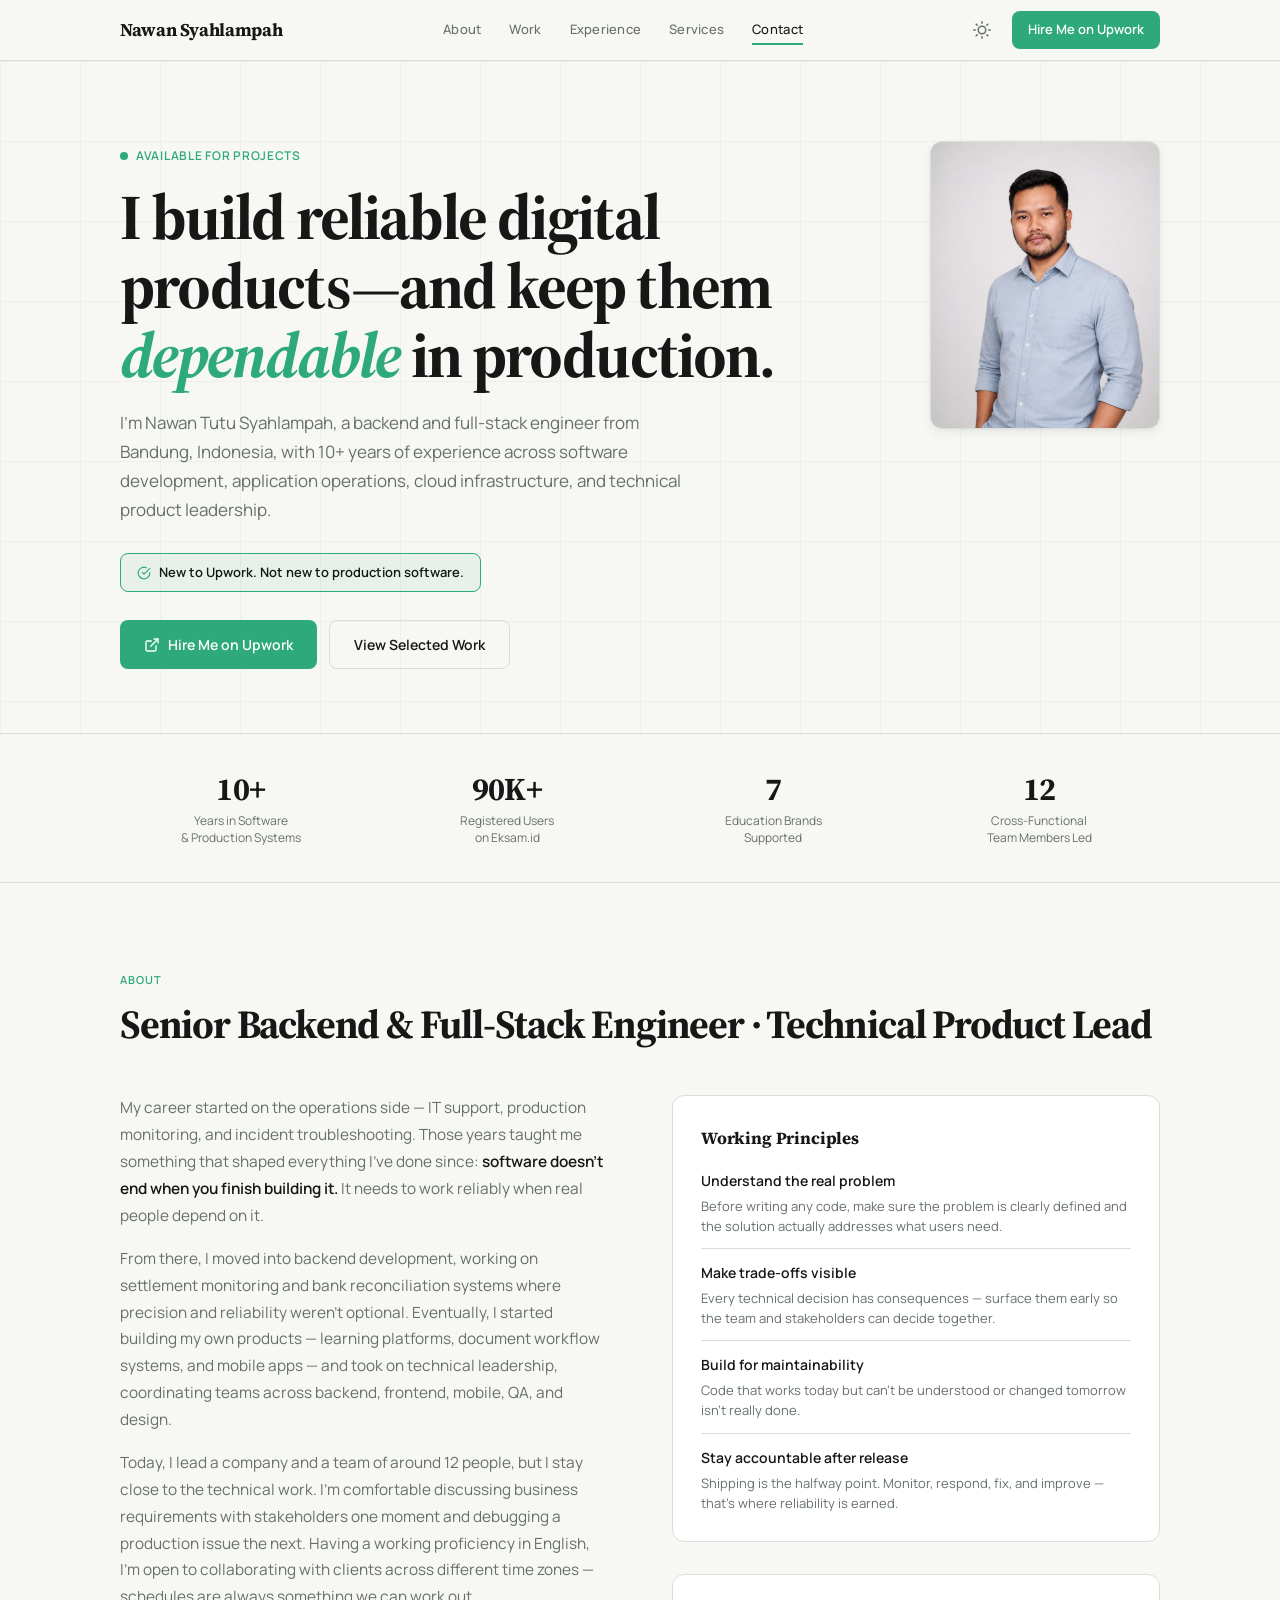
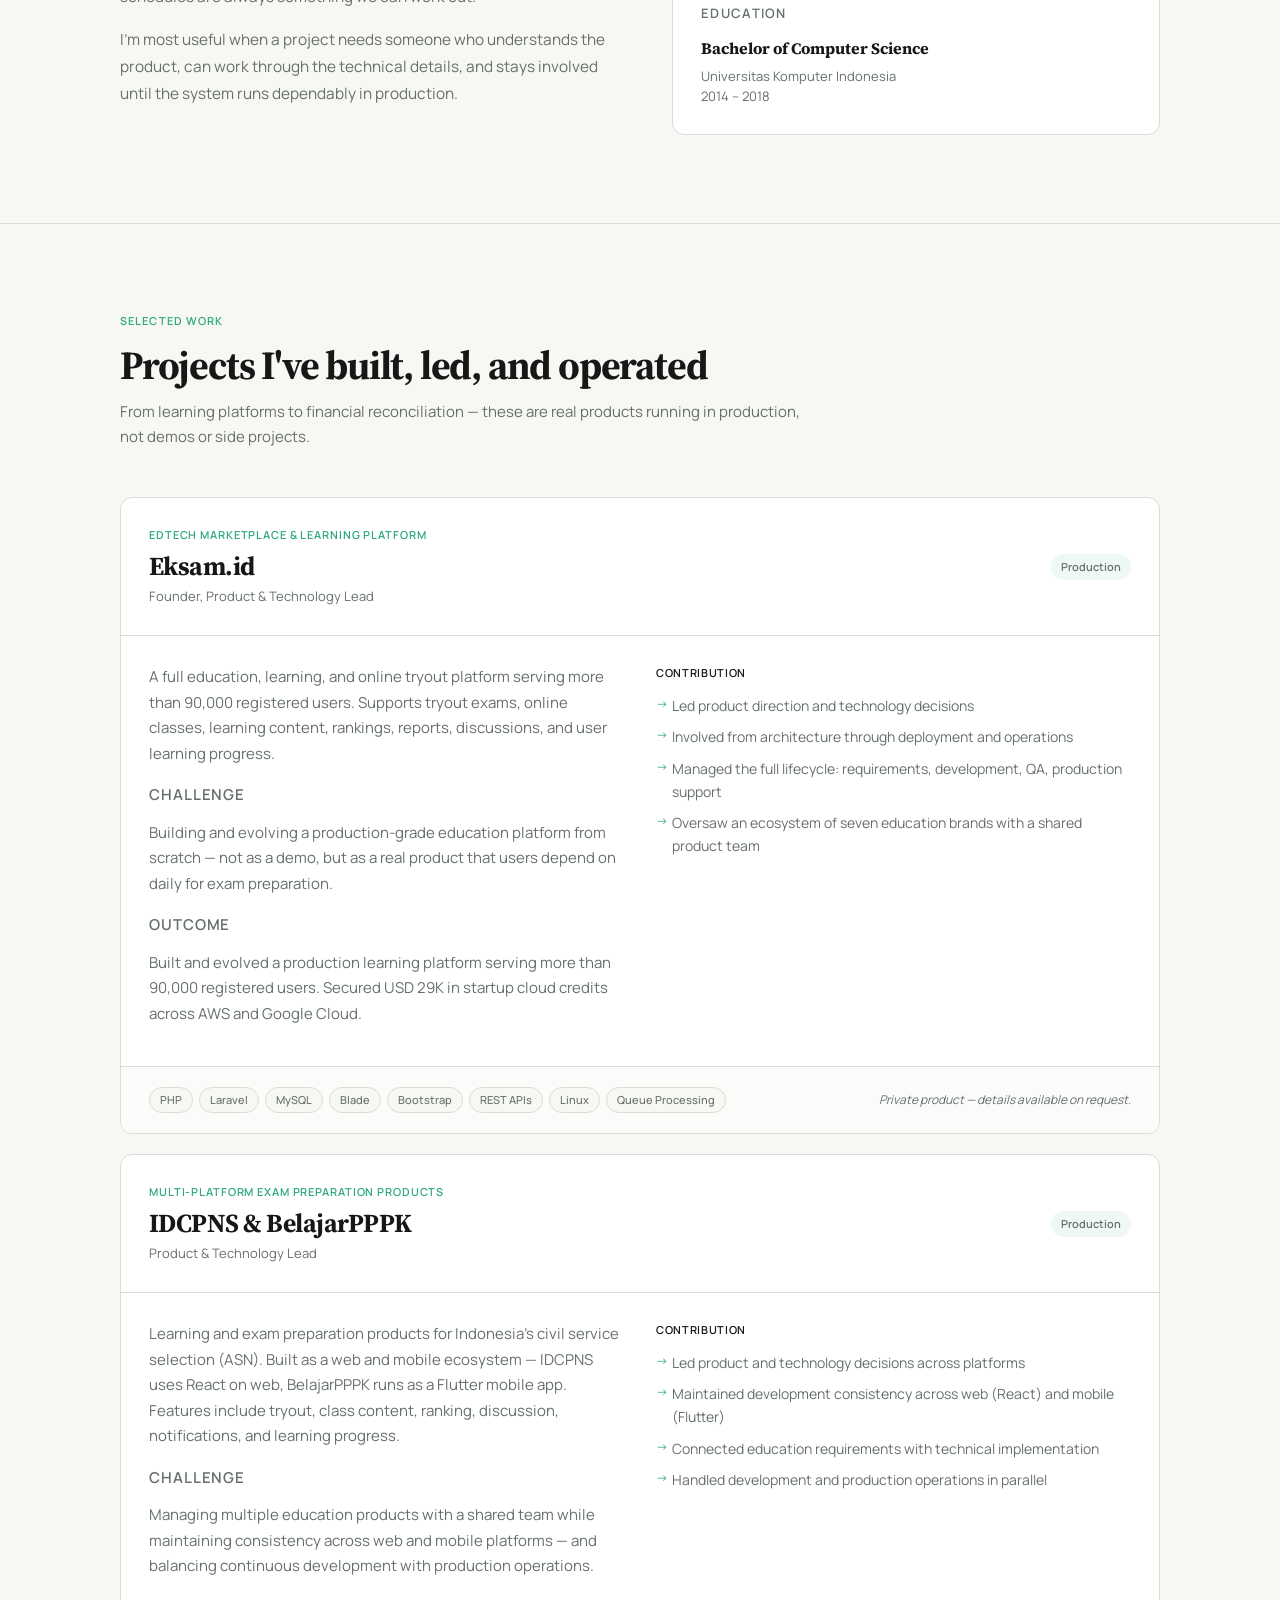
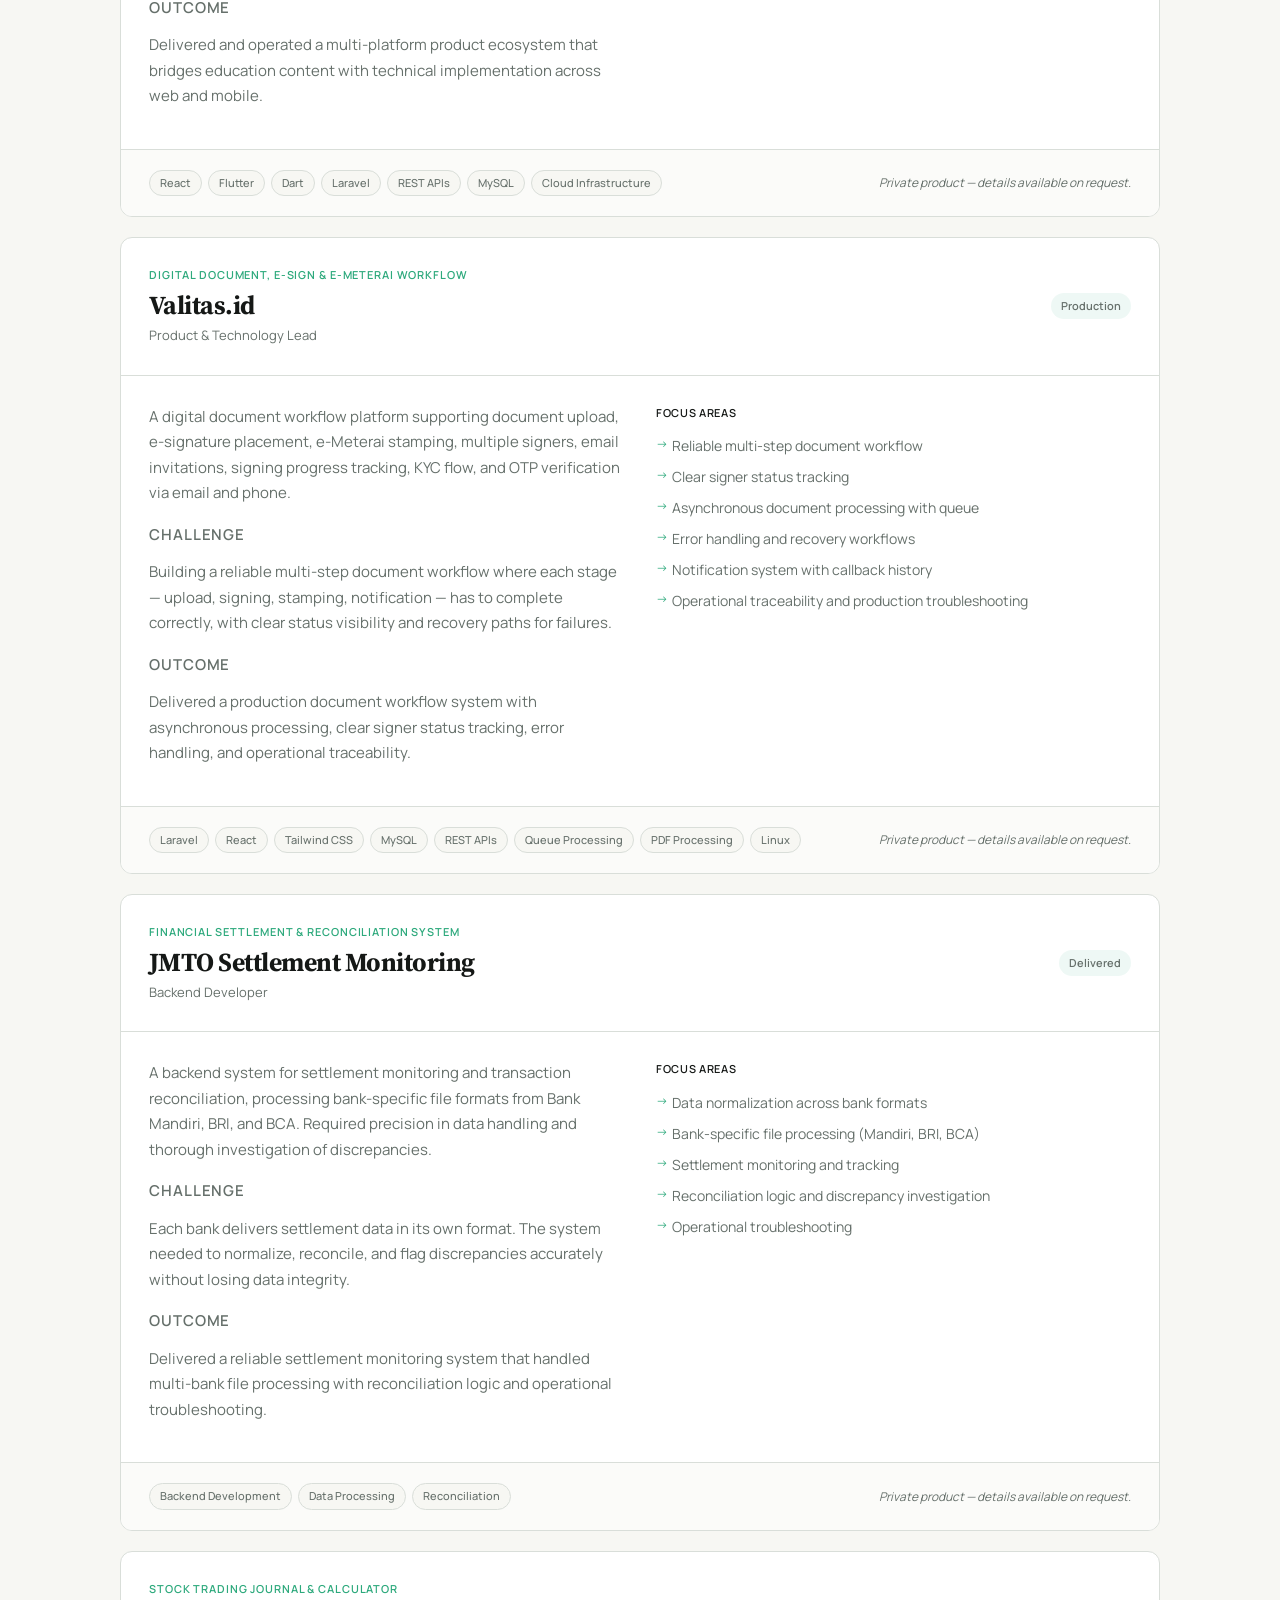
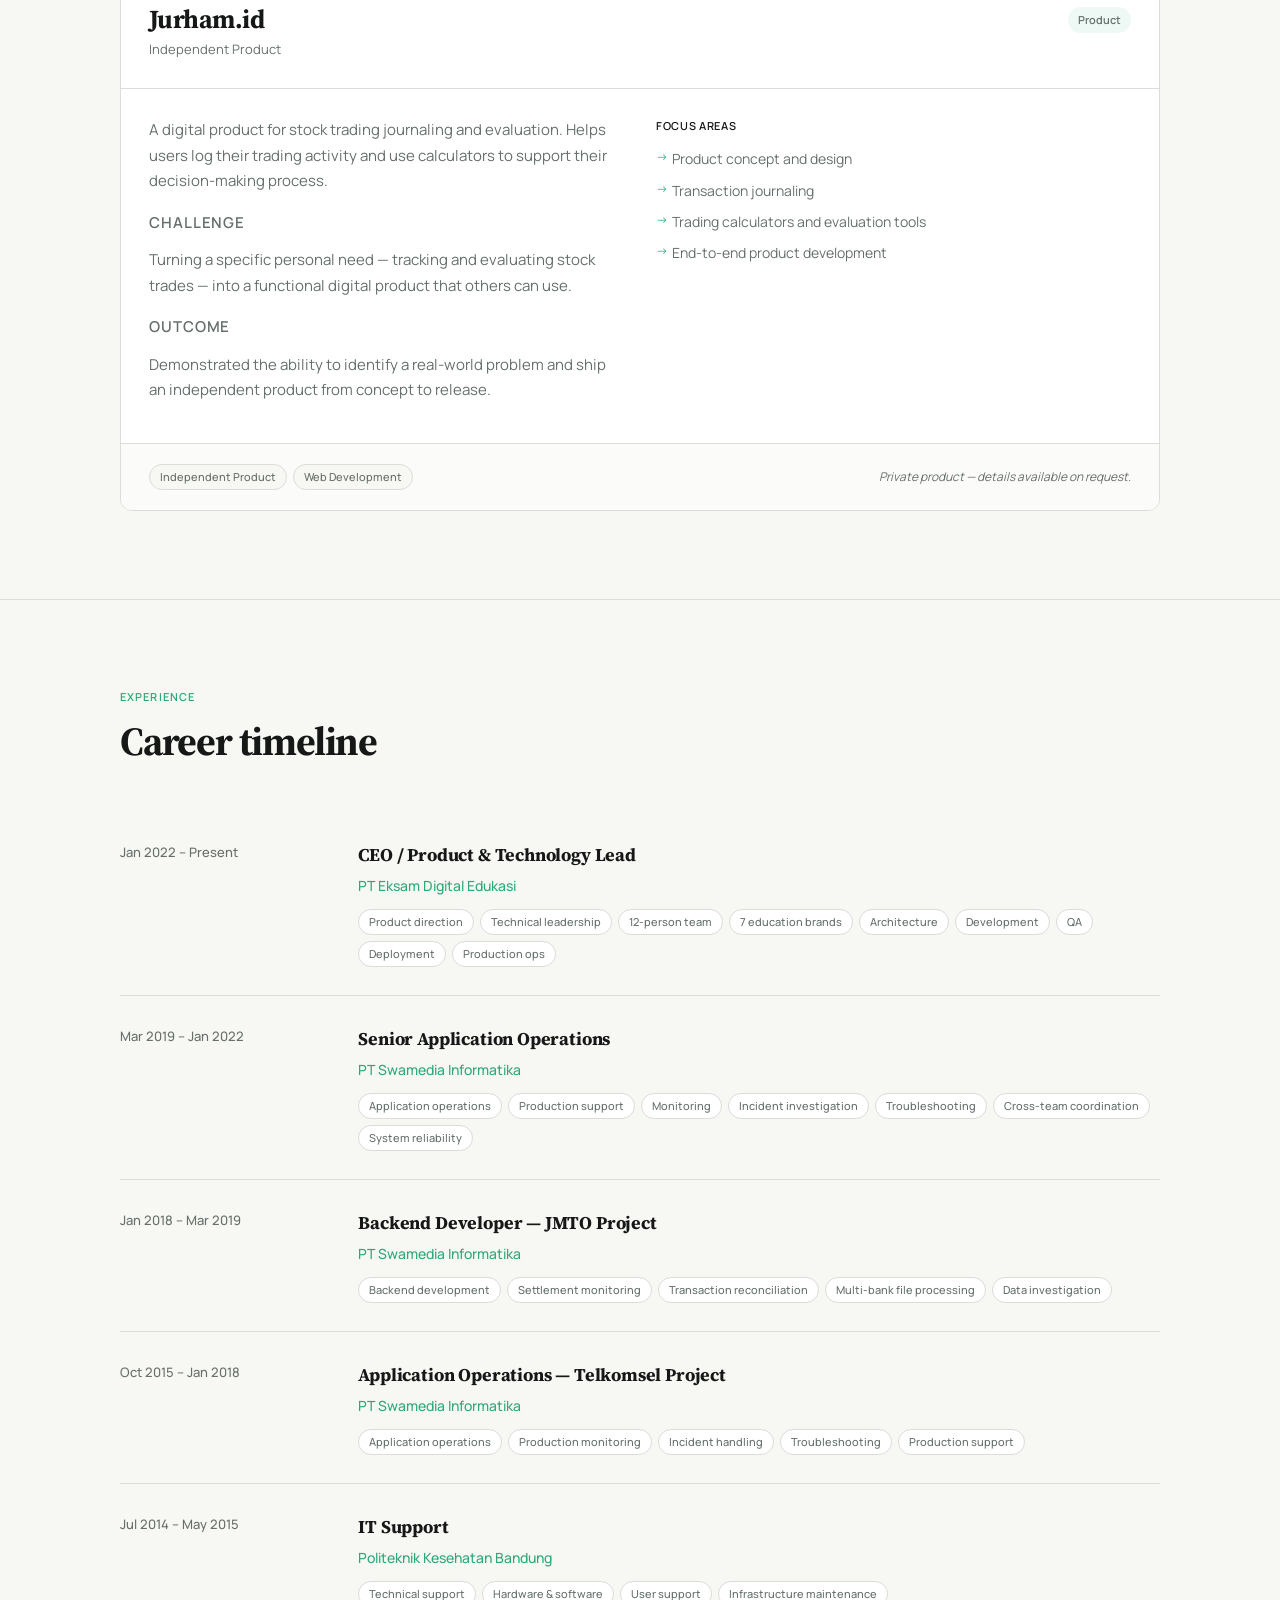
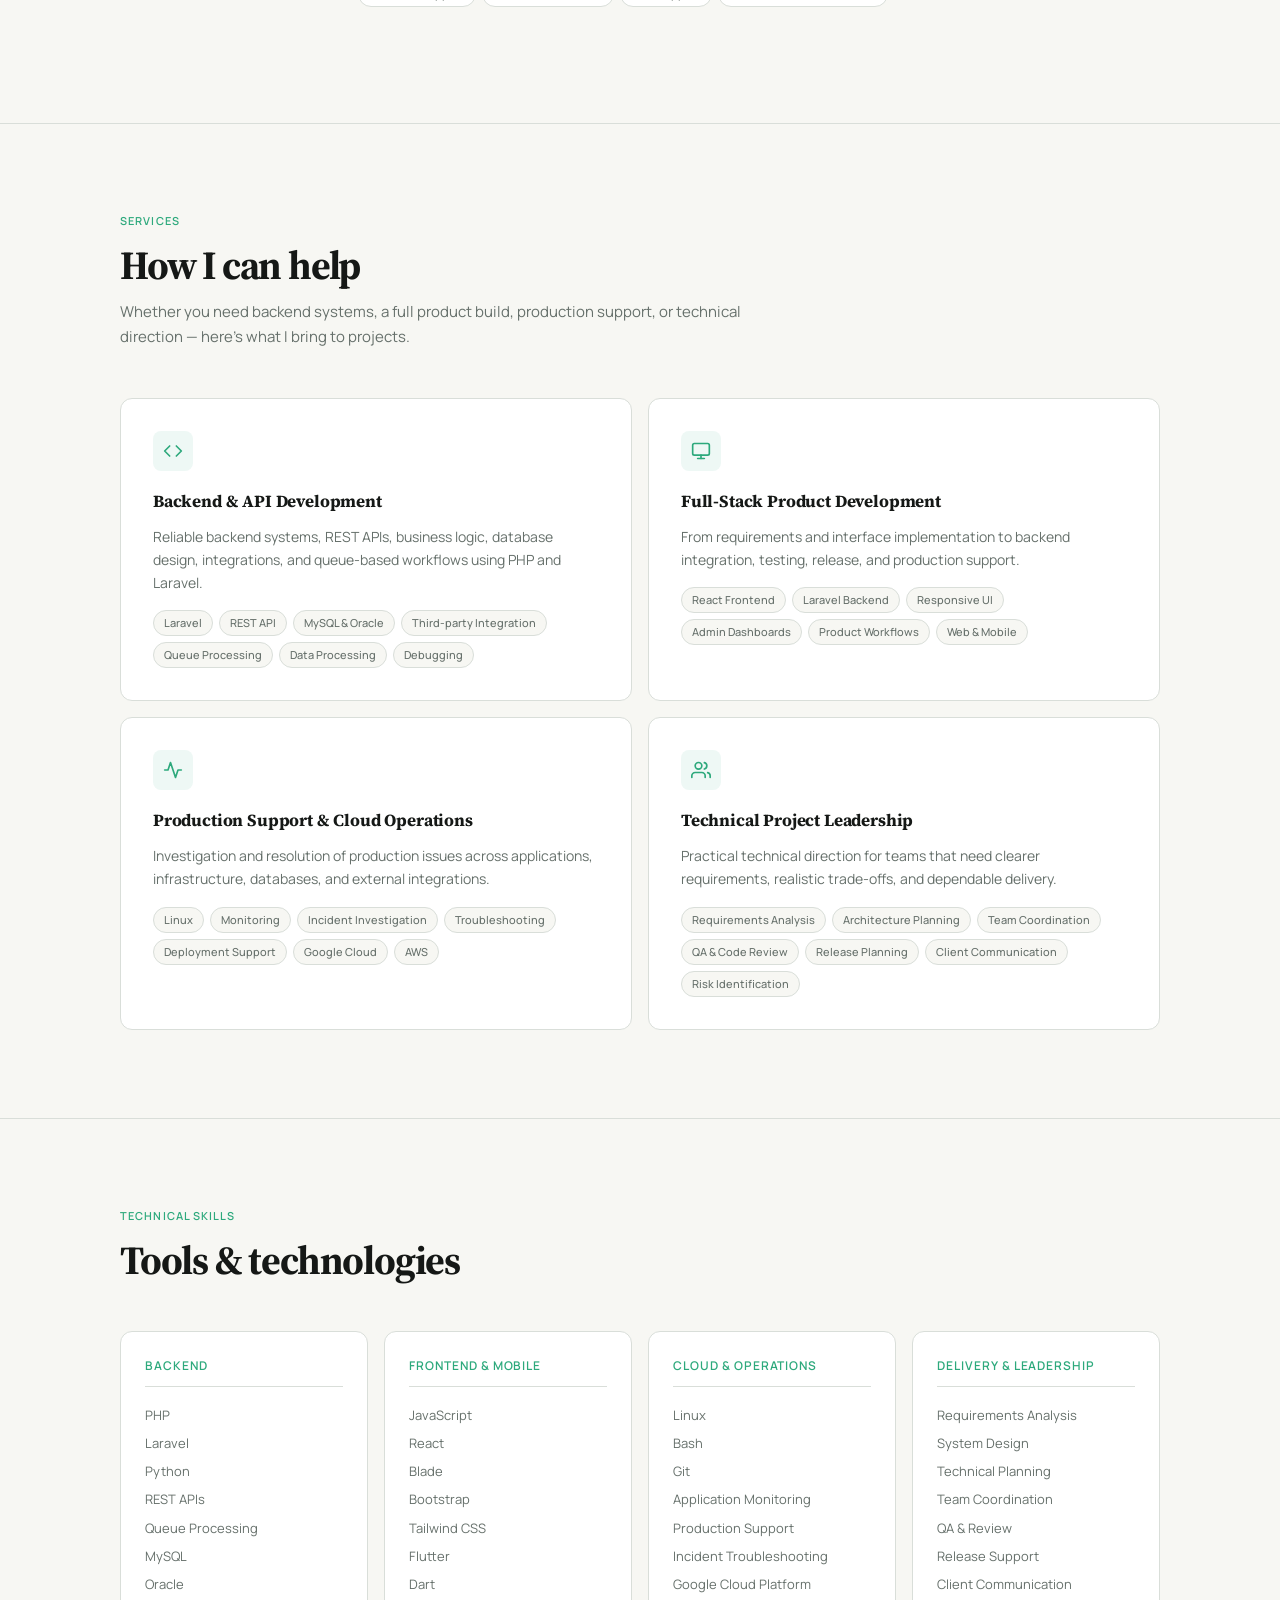
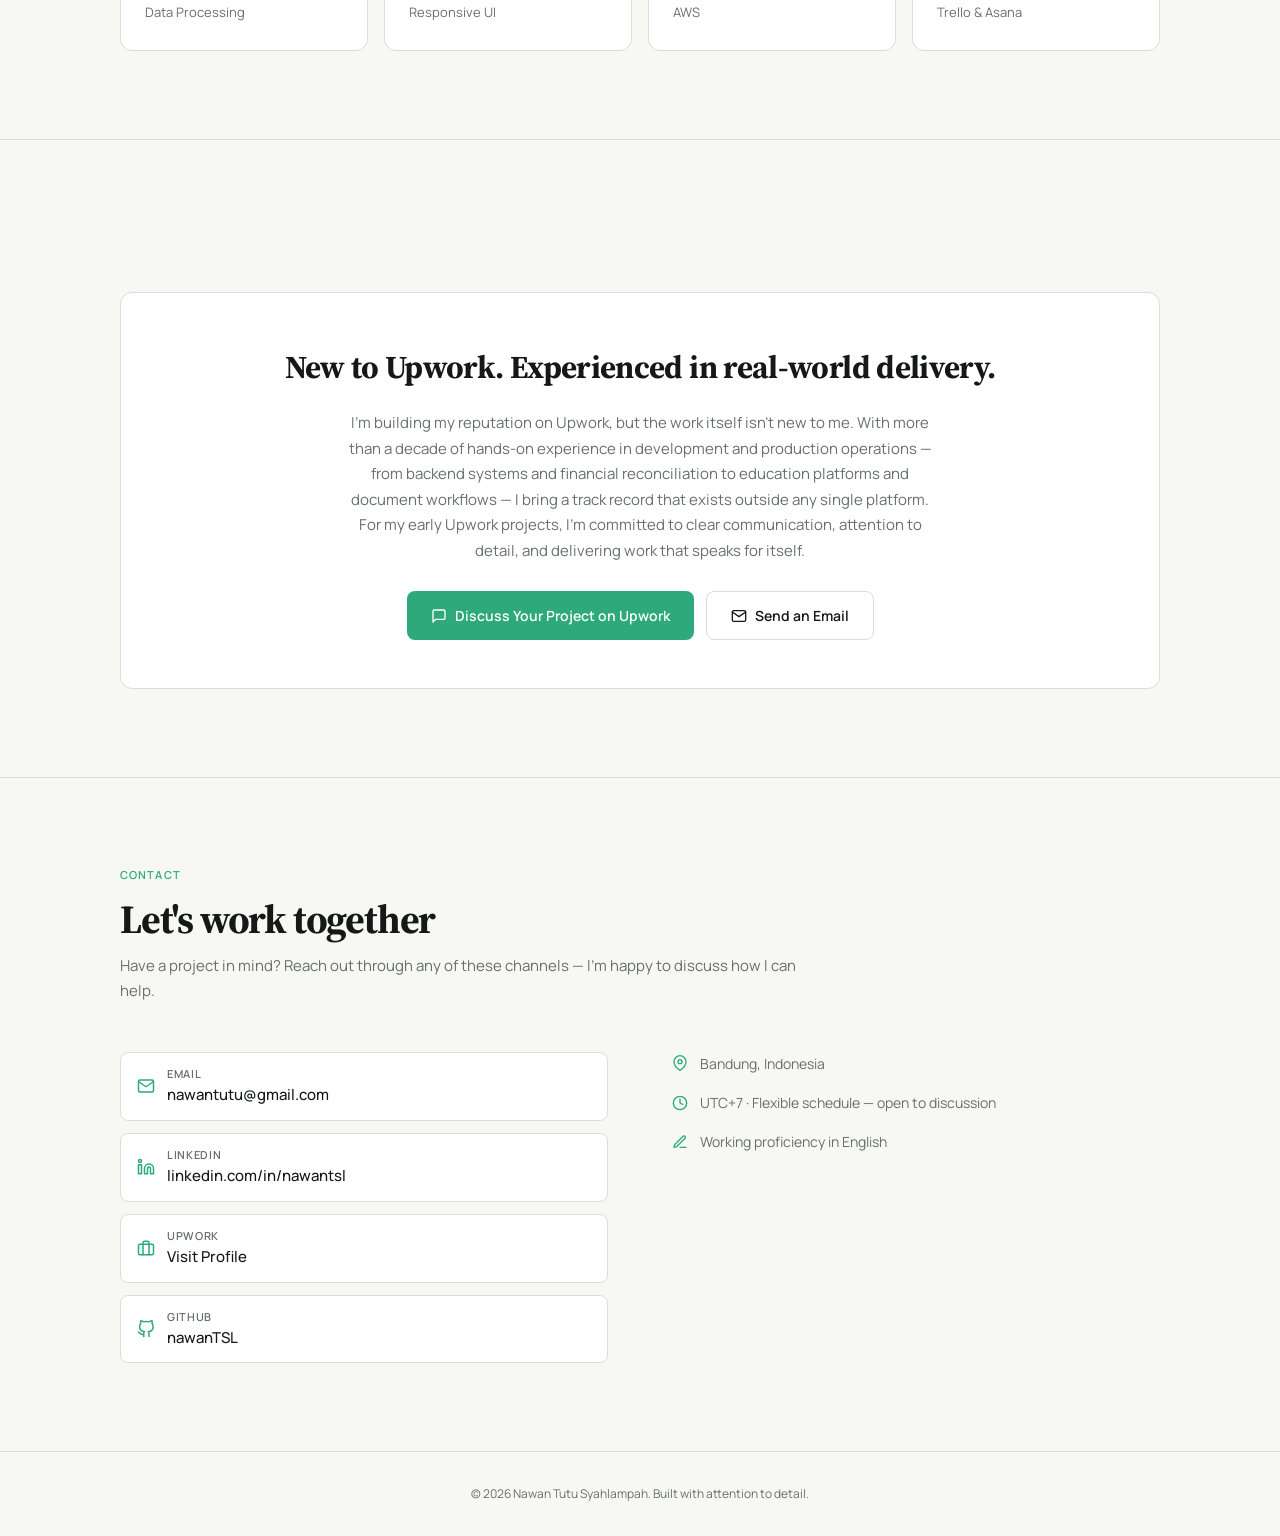
<file: index.html>
<!DOCTYPE html>
<html lang="en">

<head>
  <meta charset="UTF-8">
  <meta name="viewport" content="width=device-width, initial-scale=1.0">
  <meta name="theme-color" content="#111513" media="(prefers-color-scheme: dark)">
  <meta name="theme-color" content="#F7F7F3" media="(prefers-color-scheme: light)">

  <title>Nawan Tutu Syahlampah — Senior Backend &amp; Full-Stack Engineer</title>
  <meta name="description"
    content="Portfolio of Nawan Tutu Syahlampah, a backend and full-stack engineer with 10+ years of experience in production systems, Laravel, React, cloud infrastructure, and technical product leadership.">
  <meta name="author" content="Nawan Tutu Syahlampah">
  <meta name="robots" content="index, follow">

  <link rel="canonical" href="https://nawantsl.github.io/">

  <!-- Open Graph -->
  <meta property="og:type" content="website">
  <meta property="og:url" content="https://nawantsl.github.io/">
  <meta property="og:title" content="Nawan Tutu Syahlampah — Senior Backend &amp; Full-Stack Engineer">
  <meta property="og:description"
    content="Portfolio of Nawan Tutu Syahlampah, a backend and full-stack engineer with 10+ years of experience in production systems, Laravel, React, cloud infrastructure, and technical product leadership.">
  <meta property="og:image" content="assets/images/nawan-profile.jpg">
  <meta property="og:site_name" content="Nawan Tutu Syahlampah">

  <!-- Twitter Card -->
  <meta name="twitter:card" content="summary_large_image">
  <meta name="twitter:title" content="Nawan Tutu Syahlampah — Senior Backend &amp; Full-Stack Engineer">
  <meta name="twitter:description"
    content="Portfolio of Nawan Tutu Syahlampah, a backend and full-stack engineer with 10+ years of experience in production systems, Laravel, React, cloud infrastructure, and technical product leadership.">
  <meta name="twitter:image" content="assets/images/nawan-profile.jpg">

  <!-- Favicon (SVG monogram) -->
  <link rel="icon"
    href="data:image/svg+xml,<svg xmlns='http://www.w3.org/2000/svg' viewBox='0 0 100 100'><rect width='100' height='100' rx='20' fill='%232DA97C'/><text x='50' y='68' font-family='Georgia,serif' font-size='48' font-weight='bold' fill='white' text-anchor='middle'>NS</text></svg>"
    type="image/svg+xml">

  <!-- JSON-LD -->
  <script type="application/ld+json">
  {
    "@context": "https://schema.org",
    "@type": "Person",
    "name": "Nawan Tutu Syahlampah",
    "jobTitle": "Senior Backend & Full-Stack Engineer",
    "description": "Backend and full-stack engineer with 10+ years of experience in production systems, Laravel, React, cloud infrastructure, and technical product leadership.",
    "email": "nawantutu@gmail.com",
    "address": {
      "@type": "PostalAddress",
      "addressLocality": "Bandung",
      "addressCountry": "ID"
    },
    "sameAs": [
      "https://www.linkedin.com/in/nawantsl/",
      "https://github.com/nawanTSL",
      "https://www.upwork.com/freelancers/~01d3e9d0271ff24cb3"
    ],
    "url": "https://nawantsl.github.io"
  }
  </script>

  <!-- Inline critical theme script to prevent flash -->
  <script>
    (function () {
      var s = localStorage.getItem('theme');
      var d = window.matchMedia('(prefers-color-scheme:dark)').matches;
      document.documentElement.classList.toggle('dark', s === 'dark' || (!s && d));
    })();
  </script>

  <!-- Fonts -->
  <link rel="preconnect" href="https://fonts.googleapis.com">
  <link rel="preconnect" href="https://fonts.gstatic.com" crossorigin>
  <link
    href="https://fonts.googleapis.com/css2?family=Source+Serif+4:ital,opsz,wght@0,8..60,400;0,8..60,600;0,8..60,700;1,8..60,400&family=Manrope:wght@400;500;600;700&display=swap"
    rel="stylesheet">

  <!-- Stylesheet -->
  <link rel="stylesheet" href="assets/css/style.css">
</head>

<body>

  <!-- Skip to Content -->
  <a href="#main" class="skip-link">Skip to main content</a>

  <!-- ====== NAVIGATION ====== -->
  <nav class="nav" role="navigation" aria-label="Main navigation">
    <div class="container nav-inner">
      <a href="https://nawantsl.github.io/" class="nav-logo" aria-label="Nawan Tutu Syahlampah — Home">Nawan
        Syahlampah</a>

      <div class="nav-links" id="nav-links" role="menubar">
        <a href="#about" role="menuitem">About</a>
        <a href="#work" role="menuitem">Work</a>
        <a href="#experience" role="menuitem">Experience</a>
        <a href="#services" role="menuitem">Services</a>
        <a href="#contact" role="menuitem">Contact</a>
        <!-- Mobile-only CTA -->
        <a href="https://www.upwork.com/freelancers/~01d3e9d0271ff24cb3" class="nav-cta-mobile" role="menuitem"
          target="_blank" rel="noopener noreferrer">Hire Me on Upwork</a>
      </div>

      <div class="nav-actions">
        <button class="theme-toggle" id="theme-toggle" type="button" aria-label="Switch to dark mode">
          <svg class="icon-sun" xmlns="http://www.w3.org/2000/svg" viewBox="0 0 24 24" fill="none" stroke="currentColor"
            stroke-width="2" stroke-linecap="round" stroke-linejoin="round" aria-hidden="true">
            <circle cx="12" cy="12" r="5" />
            <path
              d="M12 1v2M12 21v2M4.22 4.22l1.42 1.42M18.36 18.36l1.42 1.42M1 12h2M21 12h2M4.22 19.78l1.42-1.42M18.36 5.64l1.42-1.42" />
          </svg>
          <svg class="icon-moon" xmlns="http://www.w3.org/2000/svg" viewBox="0 0 24 24" fill="none"
            stroke="currentColor" stroke-width="2" stroke-linecap="round" stroke-linejoin="round" aria-hidden="true">
            <path d="M21 12.79A9 9 0 1 1 11.21 3 7 7 0 0 0 21 12.79z" />
          </svg>
        </button>

        <a href="https://www.upwork.com/freelancers/~01d3e9d0271ff24cb3" class="nav-cta" target="_blank"
          rel="noopener noreferrer">Hire Me on Upwork</a>

        <button class="menu-btn" id="menu-btn" type="button" aria-label="Open navigation menu" aria-expanded="false"
          aria-controls="nav-links">
          <svg class="icon-menu" xmlns="http://www.w3.org/2000/svg" viewBox="0 0 24 24" fill="none"
            stroke="currentColor" stroke-width="2" stroke-linecap="round" aria-hidden="true">
            <path d="M3 12h18M3 6h18M3 18h18" />
          </svg>
          <svg class="icon-close" xmlns="http://www.w3.org/2000/svg" viewBox="0 0 24 24" fill="none"
            stroke="currentColor" stroke-width="2" stroke-linecap="round" aria-hidden="true">
            <path d="M18 6L6 18M6 6l12 12" />
          </svg>
        </button>
      </div>
    </div>
  </nav>

  <!-- ====== MAIN CONTENT ====== -->
  <main id="main">

    <!-- ====== HERO ====== -->
    <section class="hero bg-grid" aria-labelledby="hero-heading">
      <div class="container">
        <div class="hero-grid">
          <div class="hero-content">
            <p class="hero-label" aria-hidden="true">Available for Projects</p>

            <h1 id="hero-heading">I build reliable digital products—and keep them <em>dependable</em> in production.
            </h1>

            <p class="hero-subtitle">I'm Nawan Tutu Syahlampah, a backend and full-stack engineer from Bandung,
              Indonesia, with 10+ years of experience across software development, application operations, cloud
              infrastructure, and technical product leadership.</p>

            <div class="hero-callout">
              <svg xmlns="http://www.w3.org/2000/svg" viewBox="0 0 24 24" fill="none" stroke="currentColor"
                stroke-width="2" stroke-linecap="round" stroke-linejoin="round" aria-hidden="true">
                <path d="M22 11.08V12a10 10 0 1 1-5.93-9.14" />
                <polyline points="22 4 12 14.01 9 11.01" />
              </svg>
              New to Upwork. Not new to production software.
            </div>

            <div class="hero-actions">
              <a href="https://www.upwork.com/freelancers/~01d3e9d0271ff24cb3" class="btn btn-primary" target="_blank"
                rel="noopener noreferrer">
                <svg xmlns="http://www.w3.org/2000/svg" viewBox="0 0 24 24" fill="none" stroke="currentColor"
                  stroke-width="2" stroke-linecap="round" stroke-linejoin="round" aria-hidden="true">
                  <path d="M18 13v6a2 2 0 0 1-2 2H5a2 2 0 0 1-2-2V8a2 2 0 0 1 2-2h6" />
                  <polyline points="15 3 21 3 21 9" />
                  <line x1="10" y1="14" x2="21" y2="3" />
                </svg>
                Hire Me on Upwork
              </a>
              <a href="#work" class="btn btn-secondary">View Selected Work</a>
            </div>
          </div>

          <!-- Portrait: show image if available, monogram fallback -->
          <div class="hero-portrait" id="hero-portrait-area">
            <img src="assets/images/nawan-profile.jpg"
              alt="Nawan Tutu Syahlampah — Senior Backend and Full-Stack Engineer from Bandung, Indonesia" width="400"
              height="500" loading="eager">
          </div>
        </div>
      </div>
    </section>

    <!-- ====== STATS BAR ====== -->
    <div class="stats-bar reveal" aria-label="Key highlights">
      <div class="container">
        <div class="stats-grid">
          <div class="stat-item">
            <div class="stat-number">10+</div>
            <div class="stat-label">Years in Software<br>&amp; Production Systems</div>
          </div>
          <div class="stat-item">
            <div class="stat-number">90K+</div>
            <div class="stat-label">Registered Users<br>on Eksam.id</div>
          </div>
          <div class="stat-item">
            <div class="stat-number">7</div>
            <div class="stat-label">Education Brands<br>Supported</div>
          </div>
          <div class="stat-item">
            <div class="stat-number">12</div>
            <div class="stat-label">Cross-Functional<br>Team Members Led</div>
          </div>
        </div>
      </div>
    </div>

    <!-- ====== ABOUT ====== -->
    <section id="about" class="section" aria-labelledby="about-heading">
      <div class="container">
        <header class="section-header reveal">
          <p class="section-label">About</p>
          <h2 class="section-title" id="about-heading">Senior Backend &amp; Full-Stack Engineer · Technical Product Lead
          </h2>
        </header>

        <div class="about-content">
          <div class="about-text reveal">
            <p>My career started on the operations side — IT support, production monitoring, and incident
              troubleshooting. Those years taught me something that shaped everything I've done since: <strong>software
                doesn't end when you finish building it.</strong> It needs to work reliably when real people depend on
              it.</p>

            <p>From there, I moved into backend development, working on settlement monitoring and bank reconciliation
              systems where precision and reliability weren't optional. Eventually, I started building my own products —
              learning platforms, document workflow systems, and mobile apps — and took on technical leadership,
              coordinating teams across backend, frontend, mobile, QA, and design.</p>

            <p>Today, I lead a company and a team of around 12 people, but I stay close to the technical work. I'm
              comfortable discussing business requirements with stakeholders one moment and debugging a production issue
              the next. Having a working proficiency in English, I'm open to collaborating with clients across different
              time zones — schedules are always something we can work out.</p>

            <p>I'm most useful when a project needs someone who understands the product, can work through the technical
              details, and stays involved until the system runs dependably in production.</p>
          </div>

          <aside class="about-sidebar">
            <!-- Working Principles -->
            <div class="principles reveal">
              <h3 class="principles-title">Working Principles</h3>

              <div class="principle">
                <h4>Understand the real problem</h4>
                <p>Before writing any code, make sure the problem is clearly defined and the solution actually addresses
                  what users need.</p>
              </div>

              <div class="principle">
                <h4>Make trade-offs visible</h4>
                <p>Every technical decision has consequences — surface them early so the team and stakeholders can
                  decide together.</p>
              </div>

              <div class="principle">
                <h4>Build for maintainability</h4>
                <p>Code that works today but can't be understood or changed tomorrow isn't really done.</p>
              </div>

              <div class="principle">
                <h4>Stay accountable after release</h4>
                <p>Shipping is the halfway point. Monitor, respond, fix, and improve — that's where reliability is
                  earned.</p>
              </div>
            </div>

            <!-- Education -->
            <div class="education-card reveal">
              <p class="section-label">Education</p>
              <h4>Bachelor of Computer Science</h4>
              <p>Universitas Komputer Indonesia<br>2014 – 2018</p>
            </div>
          </aside>
        </div>
      </div>
    </section>

    <!-- ====== SELECTED WORK ====== -->
    <section id="work" class="section" aria-labelledby="work-heading">
      <div class="container">
        <header class="section-header reveal">
          <p class="section-label">Selected Work</p>
          <h2 class="section-title" id="work-heading">Projects I've built, led, and operated</h2>
          <p class="section-subtitle">From learning platforms to financial reconciliation — these are real products
            running in production, not demos or side projects.</p>
        </header>

        <div class="project-list">

          <!-- Project 1: Eksam.id -->
          <article class="project-card reveal">
            <div class="project-card-header">
              <div class="project-card-header-left">
                <p class="project-category">EdTech Marketplace &amp; Learning Platform</p>
                <h3>Eksam.id</h3>
                <p class="project-role">Founder, Product &amp; Technology Lead</p>
              </div>
              <span class="project-status">Production</span>
            </div>
            <div class="project-card-body">
              <div class="project-grid">
                <div class="project-overview">
                  <p>A full education, learning, and online tryout platform serving more than 90,000 registered users.
                    Supports tryout exams, online classes, learning content, rankings, reports, discussions, and user
                    learning progress.</p>

                  <p class="project-detail-label">Challenge</p>
                  <p class="project-detail-text">Building and evolving a production-grade education platform from
                    scratch — not as a demo, but as a real product that users depend on daily for exam preparation.</p>

                  <p class="project-detail-label">Outcome</p>
                  <p class="project-detail-text">Built and evolved a production learning platform serving more than
                    90,000 registered users. Secured USD 29K in startup cloud credits across AWS and Google Cloud.</p>
                </div>
                <div>
                  <p class="project-detail-label">Contribution</p>
                  <ul class="project-details-list">
                    <li>Led product direction and technology decisions</li>
                    <li>Involved from architecture through deployment and operations</li>
                    <li>Managed the full lifecycle: requirements, development, QA, production support</li>
                    <li>Oversaw an ecosystem of seven education brands with a shared product team</li>
                  </ul>
                </div>
              </div>
            </div>
            <div class="project-card-footer">
              <div class="project-tags">
                <span class="tag">PHP</span>
                <span class="tag">Laravel</span>
                <span class="tag">MySQL</span>
                <span class="tag">Blade</span>
                <span class="tag">Bootstrap</span>
                <span class="tag">REST APIs</span>
                <span class="tag">Linux</span>
                <span class="tag">Queue Processing</span>
              </div>
              <span class="project-private">Private product — details available on request.</span>
            </div>
          </article>

          <!-- Project 2: IDCPNS & BelajarPPPK -->
          <article class="project-card reveal">
            <div class="project-card-header">
              <div class="project-card-header-left">
                <p class="project-category">Multi-Platform Exam Preparation Products</p>
                <h3>IDCPNS &amp; BelajarPPPK</h3>
                <p class="project-role">Product &amp; Technology Lead</p>
              </div>
              <span class="project-status">Production</span>
            </div>
            <div class="project-card-body">
              <div class="project-grid">
                <div class="project-overview">
                  <p>Learning and exam preparation products for Indonesia's civil service selection (ASN). Built as a
                    web and mobile ecosystem — IDCPNS uses React on web, BelajarPPPK runs as a Flutter mobile app.
                    Features include tryout, class content, ranking, discussion, notifications, and learning progress.
                  </p>

                  <p class="project-detail-label">Challenge</p>
                  <p class="project-detail-text">Managing multiple education products with a shared team while
                    maintaining consistency across web and mobile platforms — and balancing continuous development with
                    production operations.</p>

                  <p class="project-detail-label">Outcome</p>
                  <p class="project-detail-text">Delivered and operated a multi-platform product ecosystem that bridges
                    education content with technical implementation across web and mobile.</p>
                </div>
                <div>
                  <p class="project-detail-label">Contribution</p>
                  <ul class="project-details-list">
                    <li>Led product and technology decisions across platforms</li>
                    <li>Maintained development consistency across web (React) and mobile (Flutter)</li>
                    <li>Connected education requirements with technical implementation</li>
                    <li>Handled development and production operations in parallel</li>
                  </ul>
                </div>
              </div>
            </div>
            <div class="project-card-footer">
              <div class="project-tags">
                <span class="tag">React</span>
                <span class="tag">Flutter</span>
                <span class="tag">Dart</span>
                <span class="tag">Laravel</span>
                <span class="tag">REST APIs</span>
                <span class="tag">MySQL</span>
                <span class="tag">Cloud Infrastructure</span>
              </div>
              <span class="project-private">Private product — details available on request.</span>
            </div>
          </article>

          <!-- Project 3: Valitas.id -->
          <article class="project-card reveal">
            <div class="project-card-header">
              <div class="project-card-header-left">
                <p class="project-category">Digital Document, e-Sign &amp; e-Meterai Workflow</p>
                <h3>Valitas.id</h3>
                <p class="project-role">Product &amp; Technology Lead</p>
              </div>
              <span class="project-status">Production</span>
            </div>
            <div class="project-card-body">
              <div class="project-grid">
                <div class="project-overview">
                  <p>A digital document workflow platform supporting document upload, e-signature placement, e-Meterai
                    stamping, multiple signers, email invitations, signing progress tracking, KYC flow, and OTP
                    verification via email and phone.</p>

                  <p class="project-detail-label">Challenge</p>
                  <p class="project-detail-text">Building a reliable multi-step document workflow where each stage —
                    upload, signing, stamping, notification — has to complete correctly, with clear status visibility
                    and recovery paths for failures.</p>

                  <p class="project-detail-label">Outcome</p>
                  <p class="project-detail-text">Delivered a production document workflow system with asynchronous
                    processing, clear signer status tracking, error handling, and operational traceability.</p>
                </div>
                <div>
                  <p class="project-detail-label">Focus Areas</p>
                  <ul class="project-details-list">
                    <li>Reliable multi-step document workflow</li>
                    <li>Clear signer status tracking</li>
                    <li>Asynchronous document processing with queue</li>
                    <li>Error handling and recovery workflows</li>
                    <li>Notification system with callback history</li>
                    <li>Operational traceability and production troubleshooting</li>
                  </ul>
                </div>
              </div>
            </div>
            <div class="project-card-footer">
              <div class="project-tags">
                <span class="tag">Laravel</span>
                <span class="tag">React</span>
                <span class="tag">Tailwind CSS</span>
                <span class="tag">MySQL</span>
                <span class="tag">REST APIs</span>
                <span class="tag">Queue Processing</span>
                <span class="tag">PDF Processing</span>
                <span class="tag">Linux</span>
              </div>
              <span class="project-private">Private product — details available on request.</span>
            </div>
          </article>

          <!-- Project 4: JMTO Settlement Monitoring -->
          <article class="project-card reveal">
            <div class="project-card-header">
              <div class="project-card-header-left">
                <p class="project-category">Financial Settlement &amp; Reconciliation System</p>
                <h3>JMTO Settlement Monitoring</h3>
                <p class="project-role">Backend Developer</p>
              </div>
              <span class="project-status">Delivered</span>
            </div>
            <div class="project-card-body">
              <div class="project-grid">
                <div class="project-overview">
                  <p>A backend system for settlement monitoring and transaction reconciliation, processing bank-specific
                    file formats from Bank Mandiri, BRI, and BCA. Required precision in data handling and thorough
                    investigation of discrepancies.</p>

                  <p class="project-detail-label">Challenge</p>
                  <p class="project-detail-text">Each bank delivers settlement data in its own format. The system needed
                    to normalize, reconcile, and flag discrepancies accurately without losing data integrity.</p>

                  <p class="project-detail-label">Outcome</p>
                  <p class="project-detail-text">Delivered a reliable settlement monitoring system that handled
                    multi-bank file processing with reconciliation logic and operational troubleshooting.</p>
                </div>
                <div>
                  <p class="project-detail-label">Focus Areas</p>
                  <ul class="project-details-list">
                    <li>Data normalization across bank formats</li>
                    <li>Bank-specific file processing (Mandiri, BRI, BCA)</li>
                    <li>Settlement monitoring and tracking</li>
                    <li>Reconciliation logic and discrepancy investigation</li>
                    <li>Operational troubleshooting</li>
                  </ul>
                </div>
              </div>
            </div>
            <div class="project-card-footer">
              <div class="project-tags">
                <span class="tag">Backend Development</span>
                <span class="tag">Data Processing</span>
                <span class="tag">Reconciliation</span>
              </div>
              <span class="project-private">Private product — details available on request.</span>
            </div>
          </article>

          <!-- Project 5: Jurham.id -->
          <article class="project-card reveal">
            <div class="project-card-header">
              <div class="project-card-header-left">
                <p class="project-category">Stock Trading Journal &amp; Calculator</p>
                <h3>Jurham.id</h3>
                <p class="project-role">Independent Product</p>
              </div>
              <span class="project-status">Product</span>
            </div>
            <div class="project-card-body">
              <div class="project-grid">
                <div class="project-overview">
                  <p>A digital product for stock trading journaling and evaluation. Helps users log their trading
                    activity and use calculators to support their decision-making process.</p>

                  <p class="project-detail-label">Challenge</p>
                  <p class="project-detail-text">Turning a specific personal need — tracking and evaluating stock trades
                    — into a functional digital product that others can use.</p>

                  <p class="project-detail-label">Outcome</p>
                  <p class="project-detail-text">Demonstrated the ability to identify a real-world problem and ship an
                    independent product from concept to release.</p>
                </div>
                <div>
                  <p class="project-detail-label">Focus Areas</p>
                  <ul class="project-details-list">
                    <li>Product concept and design</li>
                    <li>Transaction journaling</li>
                    <li>Trading calculators and evaluation tools</li>
                    <li>End-to-end product development</li>
                  </ul>
                </div>
              </div>
            </div>
            <div class="project-card-footer">
              <div class="project-tags">
                <span class="tag">Independent Product</span>
                <span class="tag">Web Development</span>
              </div>
              <span class="project-private">Private product — details available on request.</span>
            </div>
          </article>

        </div>
      </div>
    </section>

    <!-- ====== EXPERIENCE ====== -->
    <section id="experience" class="section" aria-labelledby="experience-heading">
      <div class="container">
        <header class="section-header reveal">
          <p class="section-label">Experience</p>
          <h2 class="section-title" id="experience-heading">Career timeline</h2>
        </header>

        <div class="timeline reveal">

          <div class="timeline-item">
            <div class="timeline-date">Jan 2022 – Present</div>
            <div class="timeline-content">
              <h3>CEO / Product &amp; Technology Lead</h3>
              <p class="timeline-company">PT Eksam Digital Edukasi</p>
              <div class="timeline-responsibilities">
                <span class="timeline-tag">Product direction</span>
                <span class="timeline-tag">Technical leadership</span>
                <span class="timeline-tag">12-person team</span>
                <span class="timeline-tag">7 education brands</span>
                <span class="timeline-tag">Architecture</span>
                <span class="timeline-tag">Development</span>
                <span class="timeline-tag">QA</span>
                <span class="timeline-tag">Deployment</span>
                <span class="timeline-tag">Production ops</span>
              </div>
            </div>
          </div>

          <div class="timeline-item">
            <div class="timeline-date">Mar 2019 – Jan 2022</div>
            <div class="timeline-content">
              <h3>Senior Application Operations</h3>
              <p class="timeline-company">PT Swamedia Informatika</p>
              <div class="timeline-responsibilities">
                <span class="timeline-tag">Application operations</span>
                <span class="timeline-tag">Production support</span>
                <span class="timeline-tag">Monitoring</span>
                <span class="timeline-tag">Incident investigation</span>
                <span class="timeline-tag">Troubleshooting</span>
                <span class="timeline-tag">Cross-team coordination</span>
                <span class="timeline-tag">System reliability</span>
              </div>
            </div>
          </div>

          <div class="timeline-item">
            <div class="timeline-date">Jan 2018 – Mar 2019</div>
            <div class="timeline-content">
              <h3>Backend Developer — JMTO Project</h3>
              <p class="timeline-company">PT Swamedia Informatika</p>
              <div class="timeline-responsibilities">
                <span class="timeline-tag">Backend development</span>
                <span class="timeline-tag">Settlement monitoring</span>
                <span class="timeline-tag">Transaction reconciliation</span>
                <span class="timeline-tag">Multi-bank file processing</span>
                <span class="timeline-tag">Data investigation</span>
              </div>
            </div>
          </div>

          <div class="timeline-item">
            <div class="timeline-date">Oct 2015 – Jan 2018</div>
            <div class="timeline-content">
              <h3>Application Operations — Telkomsel Project</h3>
              <p class="timeline-company">PT Swamedia Informatika</p>
              <div class="timeline-responsibilities">
                <span class="timeline-tag">Application operations</span>
                <span class="timeline-tag">Production monitoring</span>
                <span class="timeline-tag">Incident handling</span>
                <span class="timeline-tag">Troubleshooting</span>
                <span class="timeline-tag">Production support</span>
              </div>
            </div>
          </div>

          <div class="timeline-item">
            <div class="timeline-date">Jul 2014 – May 2015</div>
            <div class="timeline-content">
              <h3>IT Support</h3>
              <p class="timeline-company">Politeknik Kesehatan Bandung</p>
              <div class="timeline-responsibilities">
                <span class="timeline-tag">Technical support</span>
                <span class="timeline-tag">Hardware & software</span>
                <span class="timeline-tag">User support</span>
                <span class="timeline-tag">Infrastructure maintenance</span>
              </div>
            </div>
          </div>

        </div>
      </div>
    </section>

    <!-- ====== SERVICES ====== -->
    <section id="services" class="section" aria-labelledby="services-heading">
      <div class="container">
        <header class="section-header reveal">
          <p class="section-label">Services</p>
          <h2 class="section-title" id="services-heading">How I can help</h2>
          <p class="section-subtitle">Whether you need backend systems, a full product build, production support, or
            technical direction — here's what I bring to projects.</p>
        </header>

        <div class="services-grid">

          <article class="service-card reveal">
            <div class="service-icon" aria-hidden="true">
              <svg xmlns="http://www.w3.org/2000/svg" viewBox="0 0 24 24" fill="none" stroke="currentColor"
                stroke-width="2" stroke-linecap="round" stroke-linejoin="round">
                <polyline points="16 18 22 12 16 6" />
                <polyline points="8 6 2 12 8 18" />
              </svg>
            </div>
            <h3>Backend &amp; API Development</h3>
            <p>Reliable backend systems, REST APIs, business logic, database design, integrations, and queue-based
              workflows using PHP and Laravel.</p>
            <div class="service-capabilities">
              <span class="tag">Laravel</span>
              <span class="tag">REST API</span>
              <span class="tag">MySQL &amp; Oracle</span>
              <span class="tag">Third-party Integration</span>
              <span class="tag">Queue Processing</span>
              <span class="tag">Data Processing</span>
              <span class="tag">Debugging</span>
            </div>
          </article>

          <article class="service-card reveal">
            <div class="service-icon" aria-hidden="true">
              <svg xmlns="http://www.w3.org/2000/svg" viewBox="0 0 24 24" fill="none" stroke="currentColor"
                stroke-width="2" stroke-linecap="round" stroke-linejoin="round">
                <rect x="2" y="3" width="20" height="14" rx="2" ry="2" />
                <line x1="8" y1="21" x2="16" y2="21" />
                <line x1="12" y1="17" x2="12" y2="21" />
              </svg>
            </div>
            <h3>Full-Stack Product Development</h3>
            <p>From requirements and interface implementation to backend integration, testing, release, and production
              support.</p>
            <div class="service-capabilities">
              <span class="tag">React Frontend</span>
              <span class="tag">Laravel Backend</span>
              <span class="tag">Responsive UI</span>
              <span class="tag">Admin Dashboards</span>
              <span class="tag">Product Workflows</span>
              <span class="tag">Web &amp; Mobile</span>
            </div>
          </article>

          <article class="service-card reveal">
            <div class="service-icon" aria-hidden="true">
              <svg xmlns="http://www.w3.org/2000/svg" viewBox="0 0 24 24" fill="none" stroke="currentColor"
                stroke-width="2" stroke-linecap="round" stroke-linejoin="round">
                <path d="M22 12h-4l-3 9L9 3l-3 9H2" />
              </svg>
            </div>
            <h3>Production Support &amp; Cloud Operations</h3>
            <p>Investigation and resolution of production issues across applications, infrastructure, databases, and
              external integrations.</p>
            <div class="service-capabilities">
              <span class="tag">Linux</span>
              <span class="tag">Monitoring</span>
              <span class="tag">Incident Investigation</span>
              <span class="tag">Troubleshooting</span>
              <span class="tag">Deployment Support</span>
              <span class="tag">Google Cloud</span>
              <span class="tag">AWS</span>
            </div>
          </article>

          <article class="service-card reveal">
            <div class="service-icon" aria-hidden="true">
              <svg xmlns="http://www.w3.org/2000/svg" viewBox="0 0 24 24" fill="none" stroke="currentColor"
                stroke-width="2" stroke-linecap="round" stroke-linejoin="round">
                <path d="M17 21v-2a4 4 0 0 0-4-4H5a4 4 0 0 0-4 4v2" />
                <circle cx="9" cy="7" r="4" />
                <path d="M23 21v-2a4 4 0 0 0-3-3.87" />
                <path d="M16 3.13a4 4 0 0 1 0 7.75" />
              </svg>
            </div>
            <h3>Technical Project Leadership</h3>
            <p>Practical technical direction for teams that need clearer requirements, realistic trade-offs, and
              dependable delivery.</p>
            <div class="service-capabilities">
              <span class="tag">Requirements Analysis</span>
              <span class="tag">Architecture Planning</span>
              <span class="tag">Team Coordination</span>
              <span class="tag">QA &amp; Code Review</span>
              <span class="tag">Release Planning</span>
              <span class="tag">Client Communication</span>
              <span class="tag">Risk Identification</span>
            </div>
          </article>

        </div>
      </div>
    </section>

    <!-- ====== SKILLS ====== -->
    <section class="section" aria-labelledby="skills-heading">
      <div class="container">
        <header class="section-header reveal">
          <p class="section-label">Technical Skills</p>
          <h2 class="section-title" id="skills-heading">Tools &amp; technologies</h2>
        </header>

        <div class="skills-grid reveal">

          <div class="skill-group">
            <h3>Backend</h3>
            <ul class="skill-list">
              <li>PHP</li>
              <li>Laravel</li>
              <li>Python</li>
              <li>REST APIs</li>
              <li>Queue Processing</li>
              <li>MySQL</li>
              <li>Oracle</li>
              <li>Data Processing</li>
            </ul>
          </div>

          <div class="skill-group">
            <h3>Frontend &amp; Mobile</h3>
            <ul class="skill-list">
              <li>JavaScript</li>
              <li>React</li>
              <li>Blade</li>
              <li>Bootstrap</li>
              <li>Tailwind CSS</li>
              <li>Flutter</li>
              <li>Dart</li>
              <li>Responsive UI</li>
            </ul>
          </div>

          <div class="skill-group">
            <h3>Cloud &amp; Operations</h3>
            <ul class="skill-list">
              <li>Linux</li>
              <li>Bash</li>
              <li>Git</li>
              <li>Application Monitoring</li>
              <li>Production Support</li>
              <li>Incident Troubleshooting</li>
              <li>Google Cloud Platform</li>
              <li>AWS</li>
            </ul>
          </div>

          <div class="skill-group">
            <h3>Delivery &amp; Leadership</h3>
            <ul class="skill-list">
              <li>Requirements Analysis</li>
              <li>System Design</li>
              <li>Technical Planning</li>
              <li>Team Coordination</li>
              <li>QA &amp; Review</li>
              <li>Release Support</li>
              <li>Client Communication</li>
              <li>Trello &amp; Asana</li>
            </ul>
          </div>

        </div>
      </div>
    </section>

    <!-- ====== UPWORK CALLOUT ====== -->
    <section class="section" aria-labelledby="upwork-heading">
      <div class="container">
        <div class="upwork-section reveal">
          <h2 id="upwork-heading">New to Upwork. Experienced in real-world delivery.</h2>
          <p>I'm building my reputation on Upwork, but the work itself isn't new to me. With more than a decade of
            hands-on experience in development and production operations — from backend systems and financial
            reconciliation to education platforms and document workflows — I bring a track record that exists outside
            any single platform. For my early Upwork projects, I'm committed to clear communication, attention to
            detail, and delivering work that speaks for itself.</p>
          <div class="upwork-actions">
            <a href="https://www.upwork.com/freelancers/~01d3e9d0271ff24cb3" class="btn btn-primary" target="_blank"
              rel="noopener noreferrer">
              <svg xmlns="http://www.w3.org/2000/svg" viewBox="0 0 24 24" fill="none" stroke="currentColor"
                stroke-width="2" stroke-linecap="round" stroke-linejoin="round" aria-hidden="true">
                <path d="M21 15a2 2 0 0 1-2 2H7l-4 4V5a2 2 0 0 1 2-2h14a2 2 0 0 1 2 2z" />
              </svg>
              Discuss Your Project on Upwork
            </a>
            <a href="mailto:nawantutu@gmail.com" class="btn btn-secondary">
              <svg xmlns="http://www.w3.org/2000/svg" viewBox="0 0 24 24" fill="none" stroke="currentColor"
                stroke-width="2" stroke-linecap="round" stroke-linejoin="round" aria-hidden="true">
                <path d="M4 4h16c1.1 0 2 .9 2 2v12c0 1.1-.9 2-2 2H4c-1.1 0-2-.9-2-2V6c0-1.1.9-2 2-2z" />
                <polyline points="22,6 12,13 2,6" />
              </svg>
              Send an Email
            </a>
          </div>
        </div>
      </div>
    </section>

    <!-- ====== CONTACT ====== -->
    <section id="contact" class="section" aria-labelledby="contact-heading">
      <div class="container">
        <header class="section-header reveal">
          <p class="section-label">Contact</p>
          <h2 class="section-title" id="contact-heading">Let's work together</h2>
          <p class="section-subtitle">Have a project in mind? Reach out through any of these channels — I'm happy to
            discuss how I can help.</p>
        </header>

        <div class="contact-grid reveal">
          <div class="contact-text">
            <div class="contact-links">
              <a href="mailto:nawantutu@gmail.com" class="contact-link">
                <svg xmlns="http://www.w3.org/2000/svg" viewBox="0 0 24 24" fill="none" stroke="currentColor"
                  stroke-width="2" stroke-linecap="round" stroke-linejoin="round" aria-hidden="true">
                  <path d="M4 4h16c1.1 0 2 .9 2 2v12c0 1.1-.9 2-2 2H4c-1.1 0-2-.9-2-2V6c0-1.1.9-2 2-2z" />
                  <polyline points="22,6 12,13 2,6" />
                </svg>
                <div>
                  <div class="contact-link-label">Email</div>
                  <div class="contact-link-value">nawantutu@gmail.com</div>
                </div>
              </a>

              <a href="https://www.linkedin.com/in/nawantsl/" class="contact-link" target="_blank"
                rel="noopener noreferrer">
                <svg xmlns="http://www.w3.org/2000/svg" viewBox="0 0 24 24" fill="none" stroke="currentColor"
                  stroke-width="2" stroke-linecap="round" stroke-linejoin="round" aria-hidden="true">
                  <path d="M16 8a6 6 0 0 1 6 6v7h-4v-7a2 2 0 0 0-2-2 2 2 0 0 0-2 2v7h-4v-7a6 6 0 0 1 6-6z" />
                  <rect x="2" y="9" width="4" height="12" />
                  <circle cx="4" cy="4" r="2" />
                </svg>
                <div>
                  <div class="contact-link-label">LinkedIn</div>
                  <div class="contact-link-value">linkedin.com/in/nawantsl</div>
                </div>
              </a>

              <a href="https://www.upwork.com/freelancers/~01d3e9d0271ff24cb3" class="contact-link" target="_blank"
                rel="noopener noreferrer">
                <svg xmlns="http://www.w3.org/2000/svg" viewBox="0 0 24 24" fill="none" stroke="currentColor"
                  stroke-width="2" stroke-linecap="round" stroke-linejoin="round" aria-hidden="true">
                  <rect x="2" y="7" width="20" height="14" rx="2" ry="2" />
                  <path d="M16 21V5a2 2 0 0 0-2-2h-4a2 2 0 0 0-2 2v16" />
                </svg>
                <div>
                  <div class="contact-link-label">Upwork</div>
                  <div class="contact-link-value">Visit Profile</div>
                </div>
              </a>

              <a href="https://github.com/nawanTSL" class="contact-link" target="_blank" rel="noopener noreferrer">
                <svg xmlns="http://www.w3.org/2000/svg" viewBox="0 0 24 24" fill="none" stroke="currentColor"
                  stroke-width="2" stroke-linecap="round" stroke-linejoin="round" aria-hidden="true">
                  <path
                    d="M9 19c-5 1.5-5-2.5-7-3m14 6v-3.87a3.37 3.37 0 0 0-.94-2.61c3.14-.35 6.44-1.54 6.44-7A5.44 5.44 0 0 0 20 4.77 5.07 5.07 0 0 0 19.91 1S18.73.65 16 2.48a13.38 13.38 0 0 0-7 0C6.27.65 5.09 1 5.09 1A5.07 5.07 0 0 0 5 4.77a5.44 5.44 0 0 0-1.5 3.78c0 5.42 3.3 6.61 6.44 7A3.37 3.37 0 0 0 9 18.13V22" />
                </svg>
                <div>
                  <div class="contact-link-label">GitHub</div>
                  <div class="contact-link-value">nawanTSL</div>
                </div>
              </a>
            </div>
          </div>

          <div class="contact-info">
            <div class="contact-info-item">
              <svg xmlns="http://www.w3.org/2000/svg" viewBox="0 0 24 24" fill="none" stroke="currentColor"
                stroke-width="2" stroke-linecap="round" stroke-linejoin="round" aria-hidden="true">
                <path d="M21 10c0 7-9 13-9 13s-9-6-9-13a9 9 0 0 1 18 0z" />
                <circle cx="12" cy="10" r="3" />
              </svg>
              <span>Bandung, Indonesia</span>
            </div>
            <div class="contact-info-item">
              <svg xmlns="http://www.w3.org/2000/svg" viewBox="0 0 24 24" fill="none" stroke="currentColor"
                stroke-width="2" stroke-linecap="round" stroke-linejoin="round" aria-hidden="true">
                <circle cx="12" cy="12" r="10" />
                <polyline points="12 6 12 12 16 14" />
              </svg>
              <span>UTC+7 · Flexible schedule — open to discussion</span>
            </div>
            <div class="contact-info-item">
              <svg xmlns="http://www.w3.org/2000/svg" viewBox="0 0 24 24" fill="none" stroke="currentColor"
                stroke-width="2" stroke-linecap="round" stroke-linejoin="round" aria-hidden="true">
                <path d="M12 20h9" />
                <path d="M16.5 3.5a2.121 2.121 0 0 1 3 3L7 19l-4 1 1-4L16.5 3.5z" />
              </svg>
              <span>Working proficiency in English</span>
            </div>
            <!-- CV Download: hidden until file is available -->
            <!--
            <a href="assets/documents/Nawan-Tutu-Syahlampah-CV.pdf" class="btn btn-secondary btn-sm" download>
              <svg xmlns="http://www.w3.org/2000/svg" viewBox="0 0 24 24" fill="none" stroke="currentColor" stroke-width="2" stroke-linecap="round" stroke-linejoin="round" aria-hidden="true"><path d="M21 15v4a2 2 0 0 1-2 2H5a2 2 0 0 1-2-2v-4"/><polyline points="7 10 12 15 17 10"/><line x1="12" y1="15" x2="12" y2="3"/></svg>
              Download CV
            </a>
            -->
            <!-- TODO: Uncomment CV download button when Nawan-Tutu-Syahlampah-CV.pdf is available -->
          </div>
        </div>
      </div>
    </section>

  </main>

  <!-- ====== FOOTER ====== -->
  <footer class="footer">
    <div class="container">
      <p>&copy; <span id="current-year">2026</span> Nawan Tutu Syahlampah. Built with attention to detail.</p>
    </div>
  </footer>

  <!-- JavaScript -->
  <script src="assets/js/main.js"></script>
</body>

</html>
</file>
<file: assets/css/style.css>
/* ===================================================================
   Nawan Tutu Syahlampah — Portfolio CSS
   Design: Editorial, compact, professional
   =================================================================== */

/* --- Fonts --- */
@import url('https://fonts.googleapis.com/css2?family=Source+Serif+4:ital,opsz,wght@0,8..60,400;0,8..60,600;0,8..60,700;1,8..60,400&family=Manrope:wght@400;500;600;700&display=swap');

/* --- Custom Properties --- */
:root {
  /* Typography */
  --font-heading: 'Source Serif 4', 'Georgia', 'Times New Roman', serif;
  --font-body: 'Manrope', -apple-system, BlinkMacSystemFont, 'Segoe UI', sans-serif;

  /* Layout */
  --max-width: 1120px;
  --reading-width: 680px;
  --radius: 12px;
  --radius-sm: 8px;
  --section-gap: clamp(48px, 8vw, 88px);
  --section-gap-sm: clamp(36px, 6vw, 64px);

  /* Light Mode (default) */
  --bg: #F7F7F3;
  --surface: #FFFFFF;
  --text: #151816;
  --text-secondary: #66706B;
  --border: #D9DED9;
  --accent: #2DA97C;
  --accent-dark: #1F7A5B;
  --accent-subtle: rgba(45, 169, 124, 0.08);
  --shadow: 0 1px 3px rgba(0, 0, 0, 0.04), 0 1px 2px rgba(0, 0, 0, 0.06);
  --shadow-md: 0 4px 12px rgba(0, 0, 0, 0.06), 0 1px 3px rgba(0, 0, 0, 0.04);
}

/* Dark Mode */
html.dark {
  --bg: #111513;
  --surface: #181D1A;
  --text: #F2F5F2;
  --text-secondary: #A9B2AC;
  --border: #303832;
  --accent: #50C99A;
  --accent-dark: #50C99A;
  --accent-subtle: rgba(80, 201, 154, 0.08);
  --shadow: 0 1px 3px rgba(0, 0, 0, 0.2), 0 1px 2px rgba(0, 0, 0, 0.15);
  --shadow-md: 0 4px 12px rgba(0, 0, 0, 0.25), 0 1px 3px rgba(0, 0, 0, 0.15);
}

/* --- Reset & Base --- */
*,
*::before,
*::after {
  box-sizing: border-box;
  margin: 0;
  padding: 0;
}

html {
  scroll-behavior: smooth;
  scroll-padding-top: 72px;
  -webkit-text-size-adjust: 100%;
}

@media (prefers-reduced-motion: reduce) {
  html {
    scroll-behavior: auto;
  }
}

body {
  font-family: var(--font-body);
  font-size: 16px;
  line-height: 1.65;
  color: var(--text);
  background-color: var(--bg);
  -webkit-font-smoothing: antialiased;
  -moz-osx-font-smoothing: grayscale;
  overflow-x: hidden;
}

img {
  max-width: 100%;
  height: auto;
  display: block;
}

a {
  color: var(--accent);
  text-decoration: none;
  transition: color 0.2s ease;
}

a:hover {
  color: var(--accent-dark);
}

ul, ol {
  list-style: none;
}

button {
  font-family: inherit;
  cursor: pointer;
  border: none;
  background: none;
}

/* --- Skip to Content --- */
.skip-link {
  position: absolute;
  top: -100%;
  left: 16px;
  background: var(--accent);
  color: #fff;
  padding: 8px 16px;
  border-radius: var(--radius-sm);
  font-size: 0.875rem;
  font-weight: 600;
  z-index: 1000;
  transition: top 0.2s ease;
}

.skip-link:focus {
  top: 8px;
  color: #fff;
}

/* --- Container --- */
.container {
  max-width: var(--max-width);
  margin: 0 auto;
  padding: 0 clamp(20px, 4vw, 40px);
}

/* --- Navigation --- */
.nav {
  position: sticky;
  top: 0;
  z-index: 100;
  background: var(--bg);
  border-bottom: 1px solid var(--border);
  transition: background-color 0.3s ease, border-color 0.3s ease;
}

.nav::after {
  content: '';
  position: absolute;
  inset: 0;
  background: var(--bg);
  opacity: 0.92;
  backdrop-filter: blur(12px);
  -webkit-backdrop-filter: blur(12px);
  z-index: -1;
}

.nav-inner {
  display: flex;
  align-items: center;
  justify-content: space-between;
  height: 60px;
}

.nav-logo {
  font-family: var(--font-heading);
  font-size: 1.125rem;
  font-weight: 700;
  color: var(--text);
  text-decoration: none;
  letter-spacing: -0.02em;
}

.nav-logo:hover {
  color: var(--accent);
}

.nav-links {
  display: flex;
  align-items: center;
  gap: 28px;
}

.nav-links a {
  font-size: 0.8125rem;
  font-weight: 500;
  color: var(--text-secondary);
  text-decoration: none;
  letter-spacing: 0.02em;
  transition: color 0.2s ease;
  position: relative;
}

.nav-links a::after {
  content: '';
  position: absolute;
  bottom: -4px;
  left: 0;
  width: 0;
  height: 1.5px;
  background: var(--accent);
  transition: width 0.2s ease;
}

.nav-links a:hover,
.nav-links a.active {
  color: var(--text);
}

.nav-links a.active::after {
  width: 100%;
}

.nav-actions {
  display: flex;
  align-items: center;
  gap: 12px;
}

/* Theme Toggle */
.theme-toggle {
  display: flex;
  align-items: center;
  justify-content: center;
  width: 36px;
  height: 36px;
  border-radius: 8px;
  color: var(--text-secondary);
  transition: color 0.2s ease, background-color 0.2s ease;
}

.theme-toggle:hover {
  color: var(--text);
  background: var(--accent-subtle);
}

.theme-toggle svg {
  width: 18px;
  height: 18px;
}

.theme-toggle .icon-moon,
html.dark .theme-toggle .icon-sun {
  display: none;
}

html.dark .theme-toggle .icon-moon {
  display: block;
}

.theme-toggle .icon-sun {
  display: block;
}

html.dark .theme-toggle .icon-sun {
  display: none;
}

/* CTA in nav */
.nav-cta {
  display: inline-flex;
  align-items: center;
  gap: 6px;
  font-size: 0.8125rem;
  font-weight: 600;
  color: #fff;
  background: var(--accent);
  padding: 8px 16px;
  border-radius: var(--radius-sm);
  text-decoration: none;
  transition: background-color 0.2s ease, transform 0.15s ease;
}

.nav-cta:hover {
  background: var(--accent-dark);
  color: #fff;
  transform: translateY(-1px);
}

/* Mobile Menu Button */
.menu-btn {
  display: none;
  align-items: center;
  justify-content: center;
  width: 36px;
  height: 36px;
  color: var(--text);
}

.menu-btn svg {
  width: 22px;
  height: 22px;
}

.menu-btn .icon-close {
  display: none;
}

.menu-btn[aria-expanded="true"] .icon-menu {
  display: none;
}

.menu-btn[aria-expanded="true"] .icon-close {
  display: block;
}

/* Mobile Nav */
@media (max-width: 768px) {
  .menu-btn {
    display: flex;
  }

  .nav-links {
    display: none;
    position: absolute;
    top: 60px;
    left: 0;
    right: 0;
    flex-direction: column;
    background: var(--bg);
    border-bottom: 1px solid var(--border);
    padding: 16px clamp(20px, 4vw, 40px) 24px;
    gap: 4px;
  }

  .nav-links.open {
    display: flex;
  }

  .nav-links a {
    display: block;
    padding: 10px 0;
    font-size: 0.9375rem;
  }

  .nav-links a::after {
    display: none;
  }

  .nav-cta-mobile {
    display: inline-flex;
    align-items: center;
    gap: 6px;
    font-size: 0.875rem;
    font-weight: 600;
    color: #fff;
    background: var(--accent);
    padding: 10px 20px;
    border-radius: var(--radius-sm);
    text-decoration: none;
    margin-top: 12px;
    transition: background-color 0.2s ease;
  }

  .nav-cta-mobile:hover {
    background: var(--accent-dark);
    color: #fff;
  }

  .nav-cta {
    display: none;
  }
}

@media (min-width: 769px) {
  .nav-cta-mobile {
    display: none;
  }
}

/* --- Hero Section --- */
.hero {
  padding: clamp(48px, 8vw, 80px) 0 clamp(40px, 6vw, 64px);
}

.hero-grid {
  display: grid;
  grid-template-columns: 1fr auto;
  gap: clamp(32px, 5vw, 64px);
  align-items: start;
}

.hero-content {
  max-width: var(--reading-width);
}

.hero-label {
  display: inline-flex;
  align-items: center;
  gap: 8px;
  font-size: 0.75rem;
  font-weight: 600;
  color: var(--accent);
  letter-spacing: 0.06em;
  text-transform: uppercase;
  margin-bottom: 16px;
}

.hero-label::before {
  content: '';
  width: 8px;
  height: 8px;
  background: var(--accent);
  border-radius: 50%;
  display: inline-block;
}

.hero h1 {
  font-family: var(--font-heading);
  font-size: clamp(2.5rem, 5.5vw, 4rem);
  font-weight: 700;
  line-height: 1.08;
  letter-spacing: -0.03em;
  color: var(--text);
  margin-bottom: 20px;
}

.hero h1 em {
  font-style: italic;
  color: var(--accent);
}

.hero-subtitle {
  font-size: clamp(0.9375rem, 1.5vw, 1.0625rem);
  color: var(--text-secondary);
  line-height: 1.7;
  max-width: 580px;
  margin-bottom: 28px;
}

.hero-callout {
  display: inline-flex;
  align-items: center;
  gap: 8px;
  font-size: 0.8125rem;
  font-weight: 600;
  color: var(--text);
  background: var(--accent-subtle);
  border: 1px solid var(--accent);
  padding: 8px 16px;
  border-radius: var(--radius-sm);
  margin-bottom: 28px;
}

.hero-callout svg {
  width: 14px;
  height: 14px;
  color: var(--accent);
  flex-shrink: 0;
}

.hero-actions {
  display: flex;
  flex-wrap: wrap;
  gap: 12px;
}

/* Profile image / Monogram */
.hero-portrait {
  width: clamp(180px, 18vw, 240px);
  aspect-ratio: 4 / 5;
  border-radius: var(--radius);
  overflow: hidden;
  border: 1px solid var(--border);
  flex-shrink: 0;
  box-shadow: var(--shadow-md);
}

.hero-portrait img {
  width: 100%;
  height: 100%;
  object-fit: cover;
  object-position: center 15%;
}

.hero-monogram {
  width: clamp(180px, 18vw, 240px);
  aspect-ratio: 4 / 5;
  border-radius: var(--radius);
  background: var(--surface);
  border: 1px solid var(--border);
  display: flex;
  align-items: center;
  justify-content: center;
  flex-shrink: 0;
}

.hero-monogram span {
  font-family: var(--font-heading);
  font-size: 3.5rem;
  font-weight: 700;
  color: var(--accent);
  letter-spacing: -0.03em;
  user-select: none;
}

@media (max-width: 768px) {
  .hero-portrait,
  .hero-monogram {
    width: clamp(140px, 28vw, 180px);
  }
}

@media (max-width: 640px) {
  .hero-grid {
    grid-template-columns: 1fr;
  }

  .hero-portrait,
  .hero-monogram {
    width: 120px;
    aspect-ratio: 1 / 1;
    border-radius: 50%;
    order: -1;
  }

  .hero-portrait img {
    object-position: center 20%;
  }

  .hero-monogram span {
    font-size: 2.25rem;
  }
}

/* --- Buttons --- */
.btn {
  display: inline-flex;
  align-items: center;
  gap: 8px;
  font-size: 0.875rem;
  font-weight: 600;
  padding: 12px 24px;
  border-radius: var(--radius-sm);
  text-decoration: none;
  transition: all 0.2s ease;
  white-space: nowrap;
}

.btn svg {
  width: 16px;
  height: 16px;
  flex-shrink: 0;
}

.btn-primary {
  background: var(--accent);
  color: #fff;
}

.btn-primary:hover {
  background: var(--accent-dark);
  color: #fff;
  transform: translateY(-1px);
  box-shadow: var(--shadow-md);
}

.btn-secondary {
  background: transparent;
  color: var(--text);
  border: 1px solid var(--border);
}

.btn-secondary:hover {
  border-color: var(--accent);
  color: var(--accent);
  transform: translateY(-1px);
}

.btn-sm {
  font-size: 0.8125rem;
  padding: 8px 16px;
}

/* --- Stat Bar --- */
.stats-bar {
  padding: clamp(24px, 4vw, 36px) 0;
  border-top: 1px solid var(--border);
  border-bottom: 1px solid var(--border);
}

.stats-grid {
  display: grid;
  grid-template-columns: repeat(4, 1fr);
  gap: 24px;
}

.stat-item {
  text-align: center;
}

.stat-number {
  font-family: var(--font-heading);
  font-size: clamp(1.5rem, 3vw, 2rem);
  font-weight: 700;
  color: var(--text);
  letter-spacing: -0.02em;
  line-height: 1.2;
}

.stat-label {
  font-size: 0.75rem;
  color: var(--text-secondary);
  margin-top: 4px;
  line-height: 1.4;
}

@media (max-width: 640px) {
  .stats-grid {
    grid-template-columns: repeat(2, 1fr);
    gap: 20px;
  }
}

/* --- Section Common --- */
.section {
  padding: var(--section-gap) 0;
}

.section-header {
  margin-bottom: clamp(32px, 5vw, 48px);
}

.section-label {
  font-size: 0.6875rem;
  font-weight: 600;
  color: var(--accent);
  letter-spacing: 0.1em;
  text-transform: uppercase;
  margin-bottom: 12px;
}

.section-title {
  font-family: var(--font-heading);
  font-size: clamp(1.75rem, 3.5vw, 2.5rem);
  font-weight: 700;
  color: var(--text);
  letter-spacing: -0.03em;
  line-height: 1.15;
}

.section-subtitle {
  font-size: 0.9375rem;
  color: var(--text-secondary);
  margin-top: 12px;
  max-width: var(--reading-width);
  line-height: 1.65;
}

.section + .section {
  border-top: 1px solid var(--border);
}

/* --- About Section --- */
.about-content {
  display: grid;
  grid-template-columns: 1fr 1fr;
  gap: clamp(32px, 5vw, 64px);
  align-items: start;
}

.about-text {
  max-width: var(--reading-width);
}

.about-text p {
  font-size: clamp(0.9375rem, 1.2vw, 1rem);
  color: var(--text-secondary);
  line-height: 1.75;
  margin-bottom: 16px;
}

.about-text p:last-child {
  margin-bottom: 0;
}

.about-text strong {
  color: var(--text);
  font-weight: 600;
}

.about-sidebar {
  display: flex;
  flex-direction: column;
  gap: 32px;
}

/* Principles */
.principles {
  background: var(--surface);
  border: 1px solid var(--border);
  border-radius: var(--radius);
  padding: clamp(20px, 3vw, 28px);
}

.principles-title {
  font-family: var(--font-heading);
  font-size: 1.0625rem;
  font-weight: 700;
  color: var(--text);
  margin-bottom: 16px;
  letter-spacing: -0.01em;
}

.principle {
  padding: 12px 0;
  border-bottom: 1px solid var(--border);
}

.principle:last-child {
  border-bottom: none;
  padding-bottom: 0;
}

.principle:first-of-type {
  padding-top: 0;
}

.principle h4 {
  font-size: 0.875rem;
  font-weight: 600;
  color: var(--text);
  margin-bottom: 4px;
}

.principle p {
  font-size: 0.8125rem;
  color: var(--text-secondary);
  line-height: 1.55;
}

/* Education */
.education-card {
  background: var(--surface);
  border: 1px solid var(--border);
  border-radius: var(--radius);
  padding: clamp(20px, 3vw, 28px);
}

.education-card h4 {
  font-family: var(--font-heading);
  font-size: 1rem;
  font-weight: 700;
  color: var(--text);
  margin-bottom: 4px;
}

.education-card p {
  font-size: 0.8125rem;
  color: var(--text-secondary);
  line-height: 1.55;
}

@media (max-width: 768px) {
  .about-content {
    grid-template-columns: 1fr;
  }
}

/* --- Work / Projects Section --- */
.project-list {
  display: flex;
  flex-direction: column;
  gap: 20px;
}

.project-card {
  background: var(--surface);
  border: 1px solid var(--border);
  border-radius: var(--radius);
  overflow: hidden;
  transition: box-shadow 0.2s ease, transform 0.15s ease;
}

.project-card:hover {
  box-shadow: var(--shadow-md);
  transform: translateY(-2px);
}

@media (prefers-reduced-motion: reduce) {
  .project-card:hover {
    transform: none;
  }
}

.project-card-header {
  display: flex;
  align-items: center;
  justify-content: space-between;
  padding: clamp(20px, 3vw, 28px);
  border-bottom: 1px solid var(--border);
  gap: 16px;
}

.project-card-header-left {
  flex: 1;
  min-width: 0;
}

.project-category {
  font-size: 0.6875rem;
  font-weight: 600;
  color: var(--accent);
  letter-spacing: 0.08em;
  text-transform: uppercase;
  margin-bottom: 6px;
}

.project-card-header h3 {
  font-family: var(--font-heading);
  font-size: clamp(1.25rem, 2.5vw, 1.625rem);
  font-weight: 700;
  color: var(--text);
  letter-spacing: -0.02em;
  line-height: 1.2;
}

.project-role {
  font-size: 0.8125rem;
  color: var(--text-secondary);
  margin-top: 4px;
}

.project-status {
  font-size: 0.6875rem;
  font-weight: 600;
  color: var(--text-secondary);
  background: var(--accent-subtle);
  padding: 4px 10px;
  border-radius: 100px;
  white-space: nowrap;
  flex-shrink: 0;
}

.project-card-body {
  padding: clamp(20px, 3vw, 28px);
}

.project-grid {
  display: grid;
  grid-template-columns: 1fr 1fr;
  gap: clamp(20px, 3vw, 32px);
}

.project-overview p {
  font-size: 0.9375rem;
  color: var(--text-secondary);
  line-height: 1.7;
  margin-bottom: 12px;
}

.project-detail-label {
  font-size: 0.6875rem;
  font-weight: 600;
  color: var(--text);
  letter-spacing: 0.06em;
  text-transform: uppercase;
  margin-bottom: 8px;
  margin-top: 16px;
}

.project-detail-label:first-child {
  margin-top: 0;
}

.project-detail-text {
  font-size: 0.875rem;
  color: var(--text-secondary);
  line-height: 1.65;
}

.project-details-list {
  font-size: 0.875rem;
  color: var(--text-secondary);
  line-height: 1.65;
}

.project-details-list li {
  padding: 4px 0;
  padding-left: 16px;
  position: relative;
}

.project-details-list li::before {
  content: '→';
  position: absolute;
  left: 0;
  color: var(--accent);
  font-size: 0.75rem;
}

.project-card-footer {
  display: flex;
  align-items: center;
  justify-content: space-between;
  flex-wrap: wrap;
  gap: 16px;
  padding: clamp(16px, 2.5vw, 20px) clamp(20px, 3vw, 28px);
  border-top: 1px solid var(--border);
  background: color-mix(in srgb, var(--bg) 50%, var(--surface));
}

.project-tags {
  display: flex;
  flex-wrap: wrap;
  gap: 6px;
}

.tag {
  font-size: 0.6875rem;
  font-weight: 500;
  color: var(--text-secondary);
  background: var(--bg);
  border: 1px solid var(--border);
  padding: 3px 10px;
  border-radius: 100px;
  white-space: nowrap;
}

.project-private {
  font-size: 0.75rem;
  color: var(--text-secondary);
  font-style: italic;
}

@media (max-width: 640px) {
  .project-grid {
    grid-template-columns: 1fr;
  }
}

/* --- Experience Section --- */
.timeline {
  position: relative;
}

.timeline-item {
  display: grid;
  grid-template-columns: 200px 1fr;
  gap: clamp(20px, 3vw, 40px);
  padding: clamp(20px, 3vw, 28px) 0;
  border-bottom: 1px solid var(--border);
}

.timeline-item:last-child {
  border-bottom: none;
}

.timeline-date {
  font-size: 0.8125rem;
  color: var(--text-secondary);
  font-weight: 500;
  padding-top: 2px;
}

.timeline-content h3 {
  font-family: var(--font-heading);
  font-size: 1.125rem;
  font-weight: 700;
  color: var(--text);
  letter-spacing: -0.01em;
  margin-bottom: 4px;
}

.timeline-company {
  font-size: 0.875rem;
  color: var(--accent);
  font-weight: 500;
  margin-bottom: 12px;
}

.timeline-responsibilities {
  display: flex;
  flex-wrap: wrap;
  gap: 6px;
}

.timeline-tag {
  font-size: 0.6875rem;
  font-weight: 500;
  color: var(--text-secondary);
  background: var(--surface);
  border: 1px solid var(--border);
  padding: 3px 10px;
  border-radius: 100px;
}

@media (max-width: 640px) {
  .timeline-item {
    grid-template-columns: 1fr;
    gap: 4px;
  }

  .timeline-date {
    font-size: 0.75rem;
  }
}

/* --- Services Section --- */
.services-grid {
  display: grid;
  grid-template-columns: repeat(2, 1fr);
  gap: 16px;
}

.service-card {
  background: var(--surface);
  border: 1px solid var(--border);
  border-radius: var(--radius);
  padding: clamp(24px, 3vw, 32px);
  transition: box-shadow 0.2s ease, transform 0.15s ease;
}

.service-card:hover {
  box-shadow: var(--shadow-md);
  transform: translateY(-2px);
}

@media (prefers-reduced-motion: reduce) {
  .service-card:hover {
    transform: none;
  }
}

.service-icon {
  width: 40px;
  height: 40px;
  display: flex;
  align-items: center;
  justify-content: center;
  background: var(--accent-subtle);
  border-radius: var(--radius-sm);
  color: var(--accent);
  margin-bottom: 16px;
}

.service-icon svg {
  width: 20px;
  height: 20px;
}

.service-card h3 {
  font-family: var(--font-heading);
  font-size: 1.0625rem;
  font-weight: 700;
  color: var(--text);
  letter-spacing: -0.01em;
  margin-bottom: 10px;
}

.service-card > p {
  font-size: 0.875rem;
  color: var(--text-secondary);
  line-height: 1.65;
  margin-bottom: 16px;
}

.service-capabilities {
  display: flex;
  flex-wrap: wrap;
  gap: 6px;
}

.service-capabilities .tag {
  font-size: 0.6875rem;
}

@media (max-width: 640px) {
  .services-grid {
    grid-template-columns: 1fr;
  }
}

/* --- Skills Section --- */
.skills-grid {
  display: grid;
  grid-template-columns: repeat(4, 1fr);
  gap: 16px;
}

.skill-group {
  background: var(--surface);
  border: 1px solid var(--border);
  border-radius: var(--radius);
  padding: clamp(20px, 3vw, 24px);
}

.skill-group h3 {
  font-size: 0.75rem;
  font-weight: 600;
  color: var(--accent);
  letter-spacing: 0.08em;
  text-transform: uppercase;
  margin-bottom: 14px;
  padding-bottom: 10px;
  border-bottom: 1px solid var(--border);
}

.skill-list li {
  font-size: 0.8125rem;
  color: var(--text-secondary);
  padding: 5px 0;
  line-height: 1.4;
}

@media (max-width: 768px) {
  .skills-grid {
    grid-template-columns: repeat(2, 1fr);
  }
}

@media (max-width: 480px) {
  .skills-grid {
    grid-template-columns: 1fr;
  }
}

/* --- Upwork Callout --- */
.upwork-section {
  background: var(--surface);
  border: 1px solid var(--border);
  border-radius: var(--radius);
  padding: clamp(32px, 5vw, 48px);
  text-align: center;
  margin-top: var(--section-gap-sm);
}

.upwork-section h2 {
  font-family: var(--font-heading);
  font-size: clamp(1.5rem, 3vw, 2rem);
  font-weight: 700;
  color: var(--text);
  letter-spacing: -0.02em;
  margin-bottom: 16px;
}

.upwork-section > p {
  font-size: 0.9375rem;
  color: var(--text-secondary);
  line-height: 1.7;
  max-width: 600px;
  margin: 0 auto 28px;
}

.upwork-actions {
  display: flex;
  justify-content: center;
  flex-wrap: wrap;
  gap: 12px;
}

/* --- Contact Section --- */
.contact-grid {
  display: grid;
  grid-template-columns: 1fr 1fr;
  gap: clamp(32px, 5vw, 64px);
  align-items: start;
}

.contact-text p {
  font-size: 0.9375rem;
  color: var(--text-secondary);
  line-height: 1.7;
  margin-bottom: 24px;
  max-width: 480px;
}

.contact-links {
  display: flex;
  flex-direction: column;
  gap: 12px;
}

.contact-link {
  display: flex;
  align-items: center;
  gap: 12px;
  font-size: 0.9375rem;
  color: var(--text);
  text-decoration: none;
  padding: 12px 16px;
  background: var(--surface);
  border: 1px solid var(--border);
  border-radius: var(--radius-sm);
  transition: border-color 0.2s ease, transform 0.15s ease;
}

.contact-link:hover {
  border-color: var(--accent);
  color: var(--text);
  transform: translateX(4px);
}

@media (prefers-reduced-motion: reduce) {
  .contact-link:hover {
    transform: none;
  }
}

.contact-link svg {
  width: 18px;
  height: 18px;
  color: var(--accent);
  flex-shrink: 0;
}

.contact-link-label {
  font-size: 0.6875rem;
  color: var(--text-secondary);
  text-transform: uppercase;
  letter-spacing: 0.06em;
  font-weight: 600;
}

.contact-link-value {
  font-weight: 500;
}

.contact-info {
  display: flex;
  flex-direction: column;
  gap: 16px;
}

.contact-info-item {
  display: flex;
  align-items: center;
  gap: 12px;
  font-size: 0.875rem;
  color: var(--text-secondary);
}

.contact-info-item svg {
  width: 16px;
  height: 16px;
  color: var(--accent);
  flex-shrink: 0;
}

@media (max-width: 768px) {
  .contact-grid {
    grid-template-columns: 1fr;
  }
}

/* --- Footer --- */
.footer {
  padding: 32px 0;
  border-top: 1px solid var(--border);
  text-align: center;
}

.footer p {
  font-size: 0.75rem;
  color: var(--text-secondary);
}

/* --- Reveal Animations --- */
.reveal {
  opacity: 0;
  transform: translateY(16px);
  transition: opacity 0.5s ease, transform 0.5s ease;
}

.reveal.visible {
  opacity: 1;
  transform: translateY(0);
}

@media (prefers-reduced-motion: reduce) {
  .reveal {
    opacity: 1;
    transform: none;
    transition: none;
  }
}

/* --- Focus States --- */
:focus-visible {
  outline: 2px solid var(--accent);
  outline-offset: 2px;
}

/* --- Selection --- */
::selection {
  background: var(--accent);
  color: #fff;
}

/* --- Subtle Grid Background --- */
.bg-grid {
  position: relative;
}

.bg-grid::before {
  content: '';
  position: absolute;
  inset: 0;
  background-image:
    linear-gradient(var(--border) 1px, transparent 1px),
    linear-gradient(90deg, var(--border) 1px, transparent 1px);
  background-size: 80px 80px;
  opacity: 0.3;
  pointer-events: none;
  z-index: 0;
}

.bg-grid > * {
  position: relative;
  z-index: 1;
}

/* --- External Link Indicator --- */
a[target="_blank"]::after {
  content: ' ↗';
  font-size: 0.75em;
}

.btn[target="_blank"]::after,
.nav-cta[target="_blank"]::after,
.nav-cta-mobile[target="_blank"]::after,
.contact-link[target="_blank"]::after {
  content: none;
}

/* --- Print Styles --- */
@media print {
  .nav,
  .theme-toggle,
  .menu-btn,
  .btn,
  .footer {
    display: none;
  }

  body {
    color: #000;
    background: #fff;
  }

  .section {
    break-inside: avoid;
  }
}
</file>
